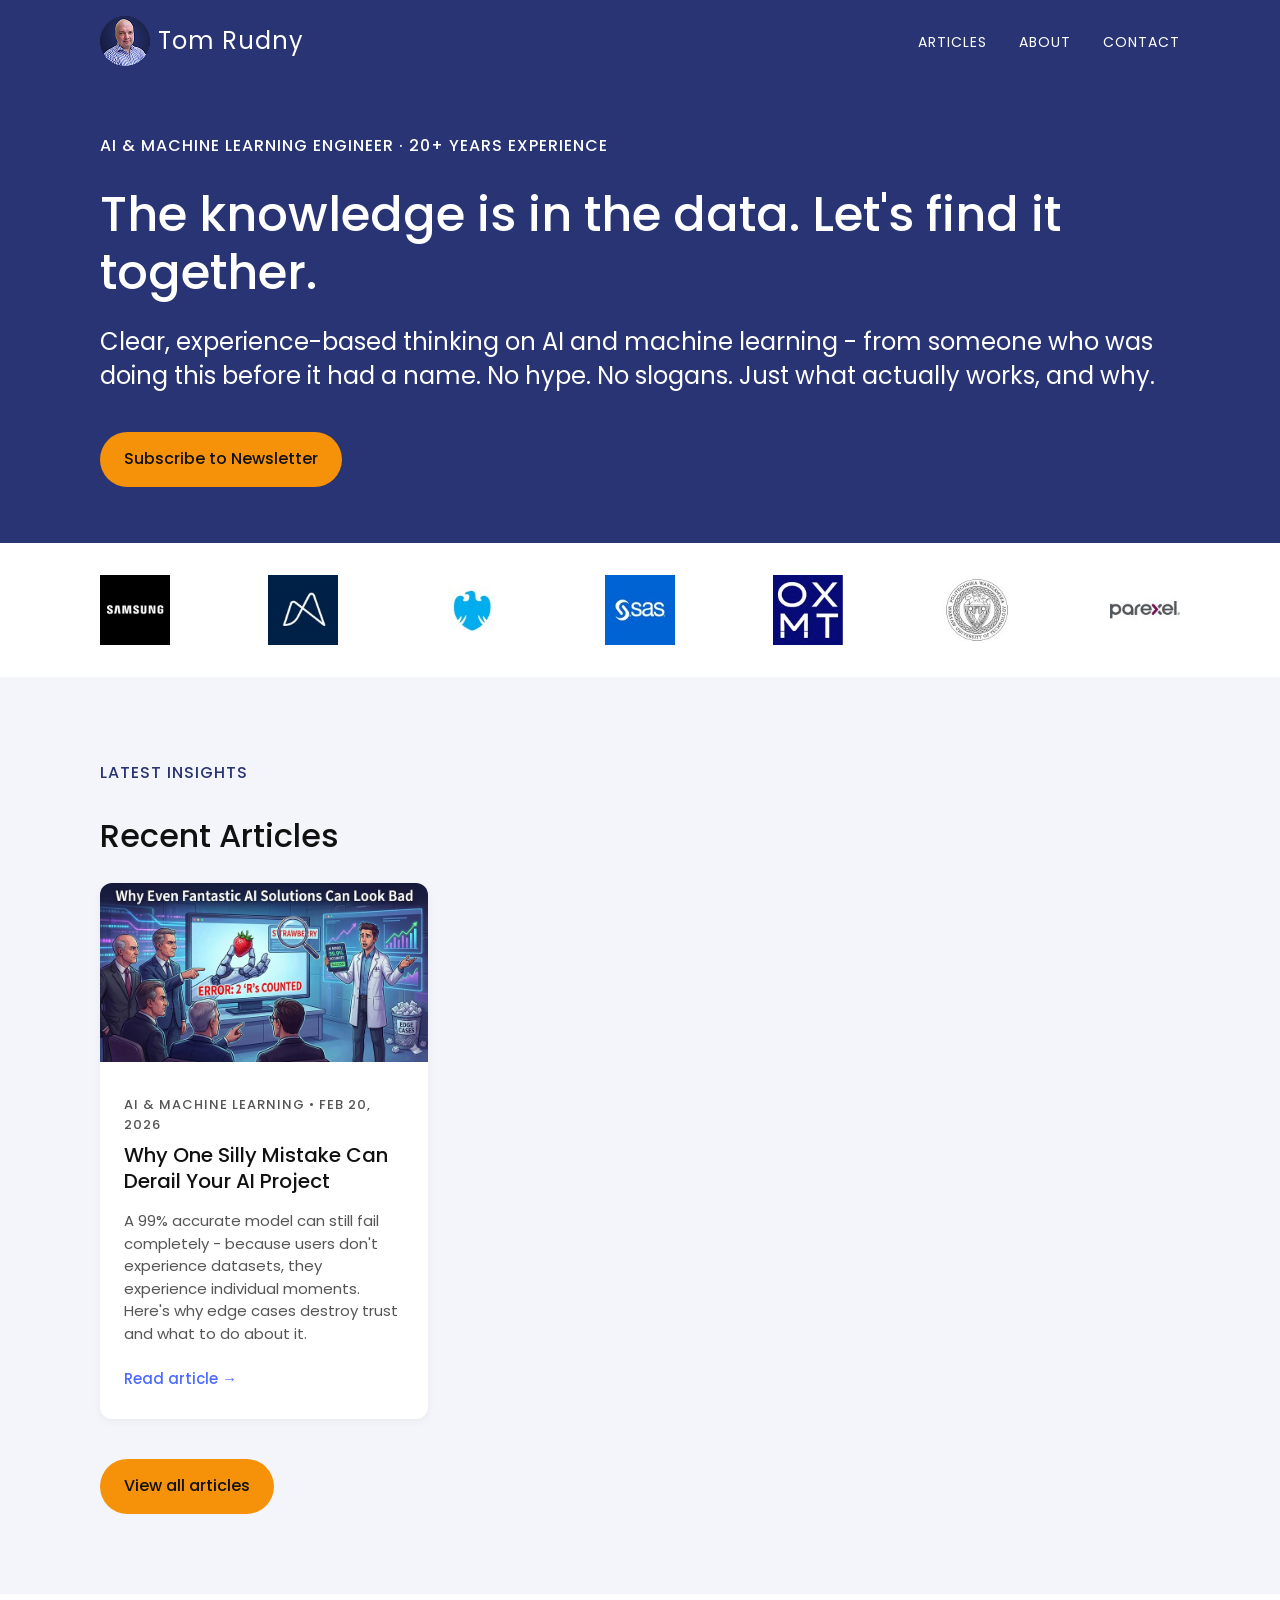
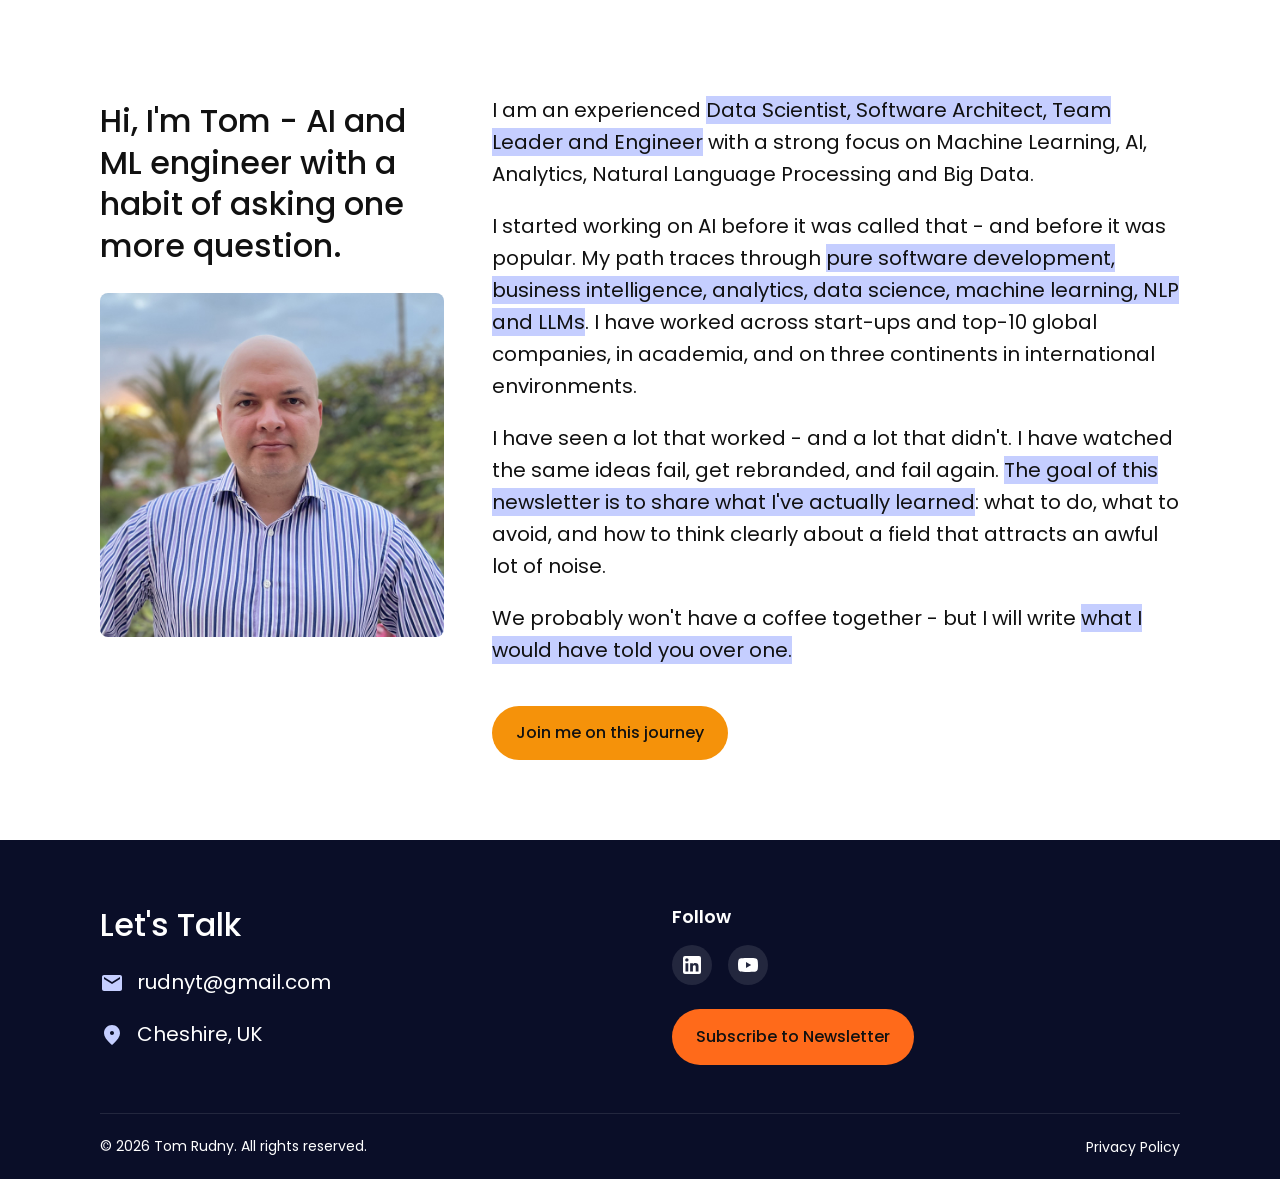
<file: index.html>
<!DOCTYPE html>
<html lang="en">
<head>
  <meta charset="UTF-8" />
  <meta name="viewport" content="width=device-width, initial-scale=1.0" />
  <title>Tom - AI, Machine Learning & Data Science</title>
  <link rel="stylesheet" href="styles.css" />
  <link rel="icon" type="image/png" href="img/krlogo.svg">
  <link
    href="https://fonts.googleapis.com/css2?family=Playfair+Display:wght@600;700&family=Poppins:wght@400;500;600;700&display=swap"
    rel="stylesheet"
  />
</head>

<body id="homepage" data-active-page="">
  <div class="hero">

    <!-- Navigation Placeholder -->
    <div id="nav-placeholder"></div>

  <main>
    <!-- Hero Section -->
    <section class="section">
      <div class="container">
        <p class="case-tag">AI & Machine Learning Engineer · 20+ Years Experience</p>
        <h1>The knowledge is in the data. Let's find it together.</h1>
        <h3>Clear, experience-based thinking on AI and machine learning - from someone who was doing this before it had a name. No hype. No slogans. Just what actually works, and why.</h3>
        <a href="https://tomrudny.substack.com/subscribe" class="cta-primary" target="_blank" rel="noopener noreferrer">Subscribe to Newsletter</a>
      </div>
    </section>
  </main>
</div>

    <!-- Client Logos -->
    <section class="logos">
      <div class="container logo-row">
        <img src="img/samsung_electronics_logo.jpeg" alt="samsung_electronics_logo" />
        <img src="img/mind_foundry_logo.jpeg" alt="mind_foundry_logo.jpeg" />
        <img src="img/barclays_corporate_and_investment_bank_logo.jpeg" alt="barclays_corporate_and_investment_bank_logo" />
        <img src="img/sas_logo.jpeg" alt="sas_logo" />
        <img src="img/ox_mountain_logo.jpeg" alt="ox_mountain_logo" />
        <img src="img/warsaw_university_of_technology_logo.jpeg" alt="warsaw_university_of_technology_logo" />
        <img src="img/parexel_logo.jpeg" alt="parexel_logo" />
      </div>
    </section>

    <!-- Recent Articles -->
    <section class="section bg-light" id="recent-articles">
      <div class="container">
        <p class="case-tag">LATEST INSIGHTS</p>
        <h2>Recent Articles</h2>
        <div class="content-grid" id="homepage-articles-grid">
          <!-- Articles loaded dynamically -->
        </div>
        <div style=" margin-top: 2rem;">
          <a href="articles.html" class="cta-primary">View all articles</a>
        </div>
      </div>
    </section>

    <!-- About Section -->
    <section class="section" id="brand-story">
      <div class="container brand-story">
        <div class="two-col wide">
          <div class="col col-narrow">
            <h2>Hi, I'm Tom - AI and ML engineer with a habit of asking one more question.</h2>
            <img src="img/tir.jpg" alt="Tom" />
          </div>
          <div class="col col-wide">
              <p>I am an experienced <span class="b">Data Scientist, Software Architect, Team Leader and Engineer</span> with a strong focus on Machine Learning, AI, Analytics, Natural Language Processing and Big Data.</p>
              <p>I started working on AI before it was called that - and before it was popular. My path traces through <span class="b">pure software development, business intelligence, analytics, data science, machine learning, NLP and LLMs</span>. I have worked across start-ups and top-10 global companies, in academia, and on three continents in international environments.</p>
              <p>I have seen a lot that worked - and a lot that didn't. I have watched the same ideas fail, get rebranded, and fail again. <span class="b">The goal of this newsletter is to share what I've actually learned</span>: what to do, what to avoid, and how to think clearly about a field that attracts an awful lot of noise.</p>
              <p>We probably won't have a coffee together - but I will write <span class="b">what I would have told you over one.</span></p>
              <a href="https://tomrudny.substack.com/subscribe" class="cta-primary" target="_blank" rel="noopener noreferrer">Join me on this journey</a>
          </div>
        </div>
      </div>
    </section>
  </main>

  <!-- Footer Placeholder -->
  <div id="footer-placeholder"></div>

  <!-- Load shared components script -->
  <script src="shared-components.js"></script>

  <script>
    function toggleMenu() {
      document.querySelector("nav ul").classList.toggle("active");
    }
  </script>

  <script>
    // Recent articles - show up to 3 most recent
    const articles = [
      {
        url: 'articles/why-one-mistake-can-derail-ai-trust.html',
        image: 'img/insights/one-mistake-hero.jpg',
        date: '2026-02-20',
        dateDisplay: 'FEB 20, 2026',
        topic: 'AI & Machine Learning',
        title: 'Why One Silly Mistake Can Derail Your AI Project',
        excerpt: 'A 99% accurate model can still fail completely - because users don\'t experience datasets, they experience individual moments. Here\'s why edge cases destroy trust and what to do about it.'
      }
      // Add new articles here - the 3 most recent will be shown automatically
    ];

    articles.sort((a, b) => new Date(b.date) - new Date(a.date));
    const recentArticles = articles.slice(0, 3);

    function loadHomepageArticles() {
      const grid = document.getElementById('homepage-articles-grid');
      recentArticles.forEach(article => {
        const card = document.createElement('article');
        card.className = 'content-card';
        const isExternal = article.url.startsWith('http://') || article.url.startsWith('https://');
        const targetAttr = isExternal ? ' target="_blank" rel="noopener noreferrer"' : '';
        card.innerHTML = `
          <a href="${article.url}"${targetAttr}>
            <img src="${article.image}" alt="${article.title}">
            <div class="content-card-body">
              <p class="case-tag">${article.topic} • ${article.dateDisplay}</p>
              <h2>${article.title}</h2>
              <p>${article.excerpt}</p>
              <span class="text-link">Read article →</span>
            </div>
          </a>
        `;
        grid.appendChild(card);
      });
    }

    document.addEventListener('DOMContentLoaded', loadHomepageArticles);
  </script>

</body>
</html>
</file>
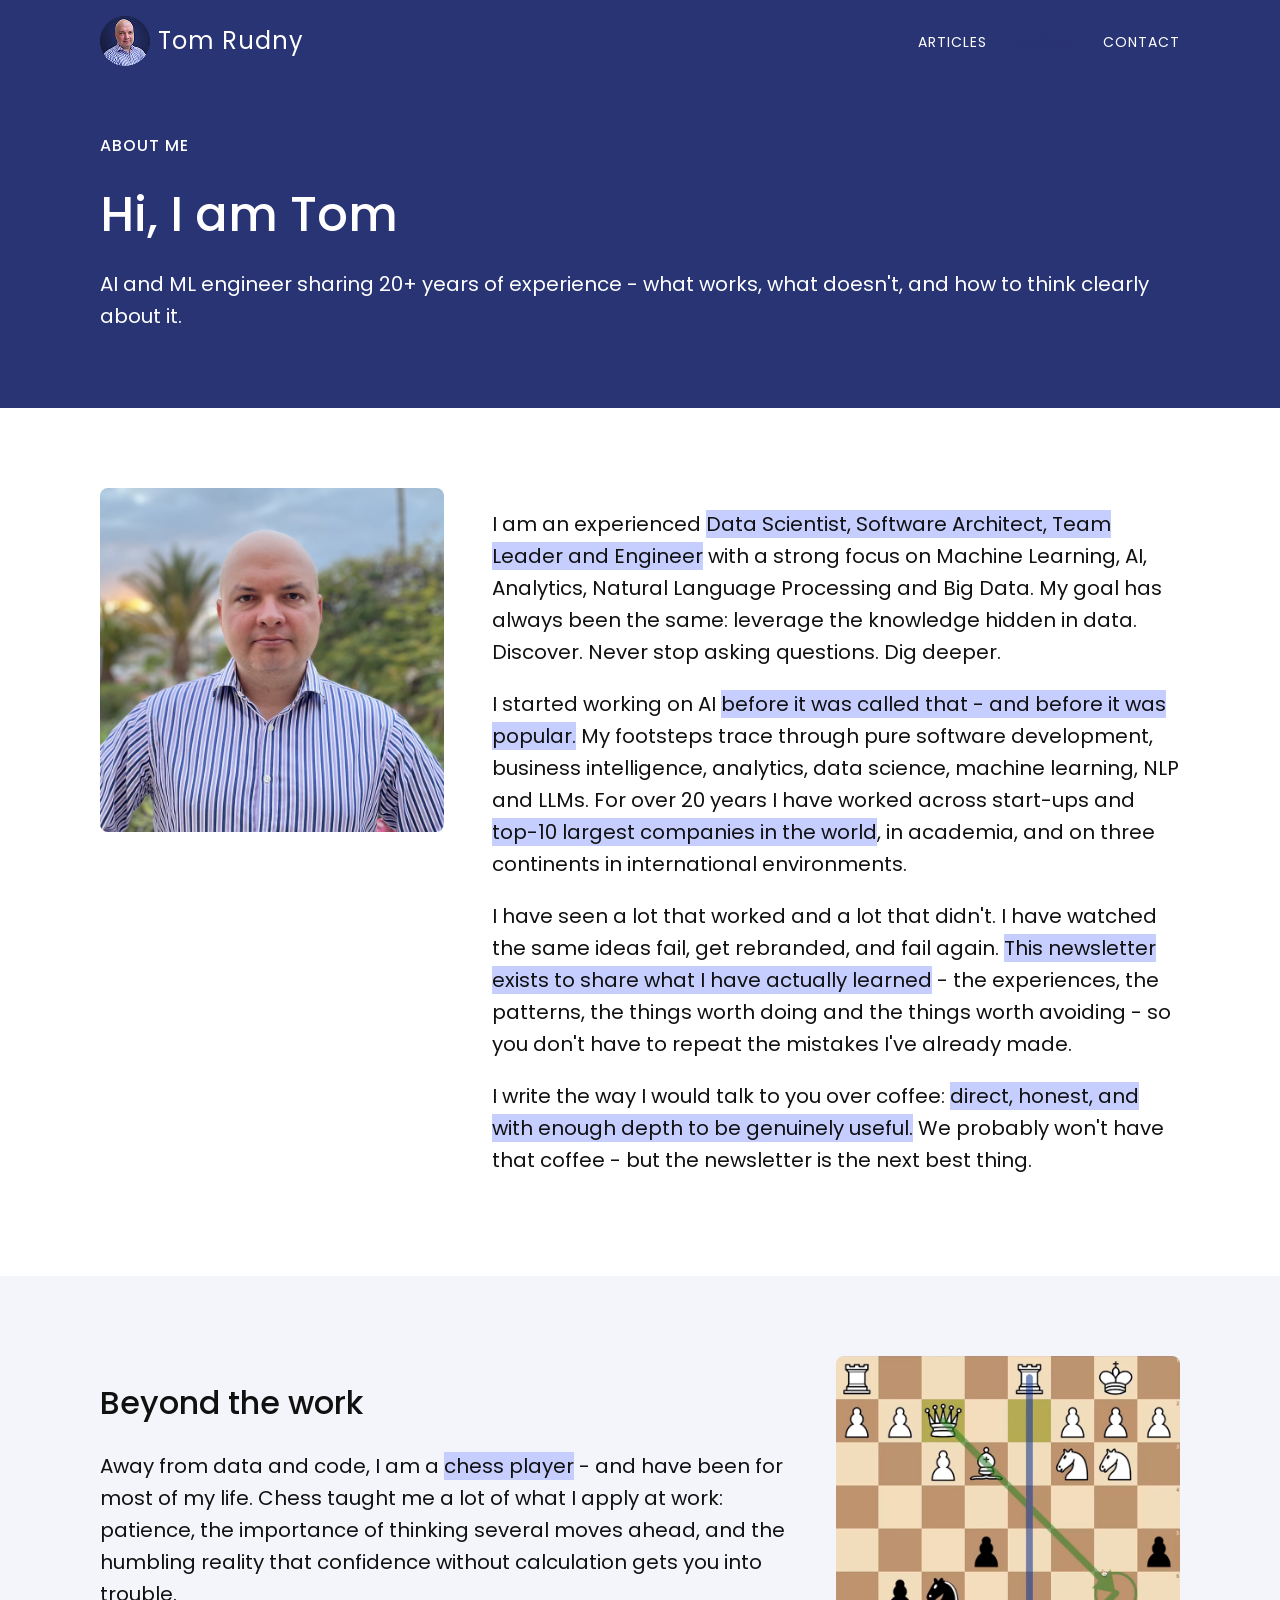
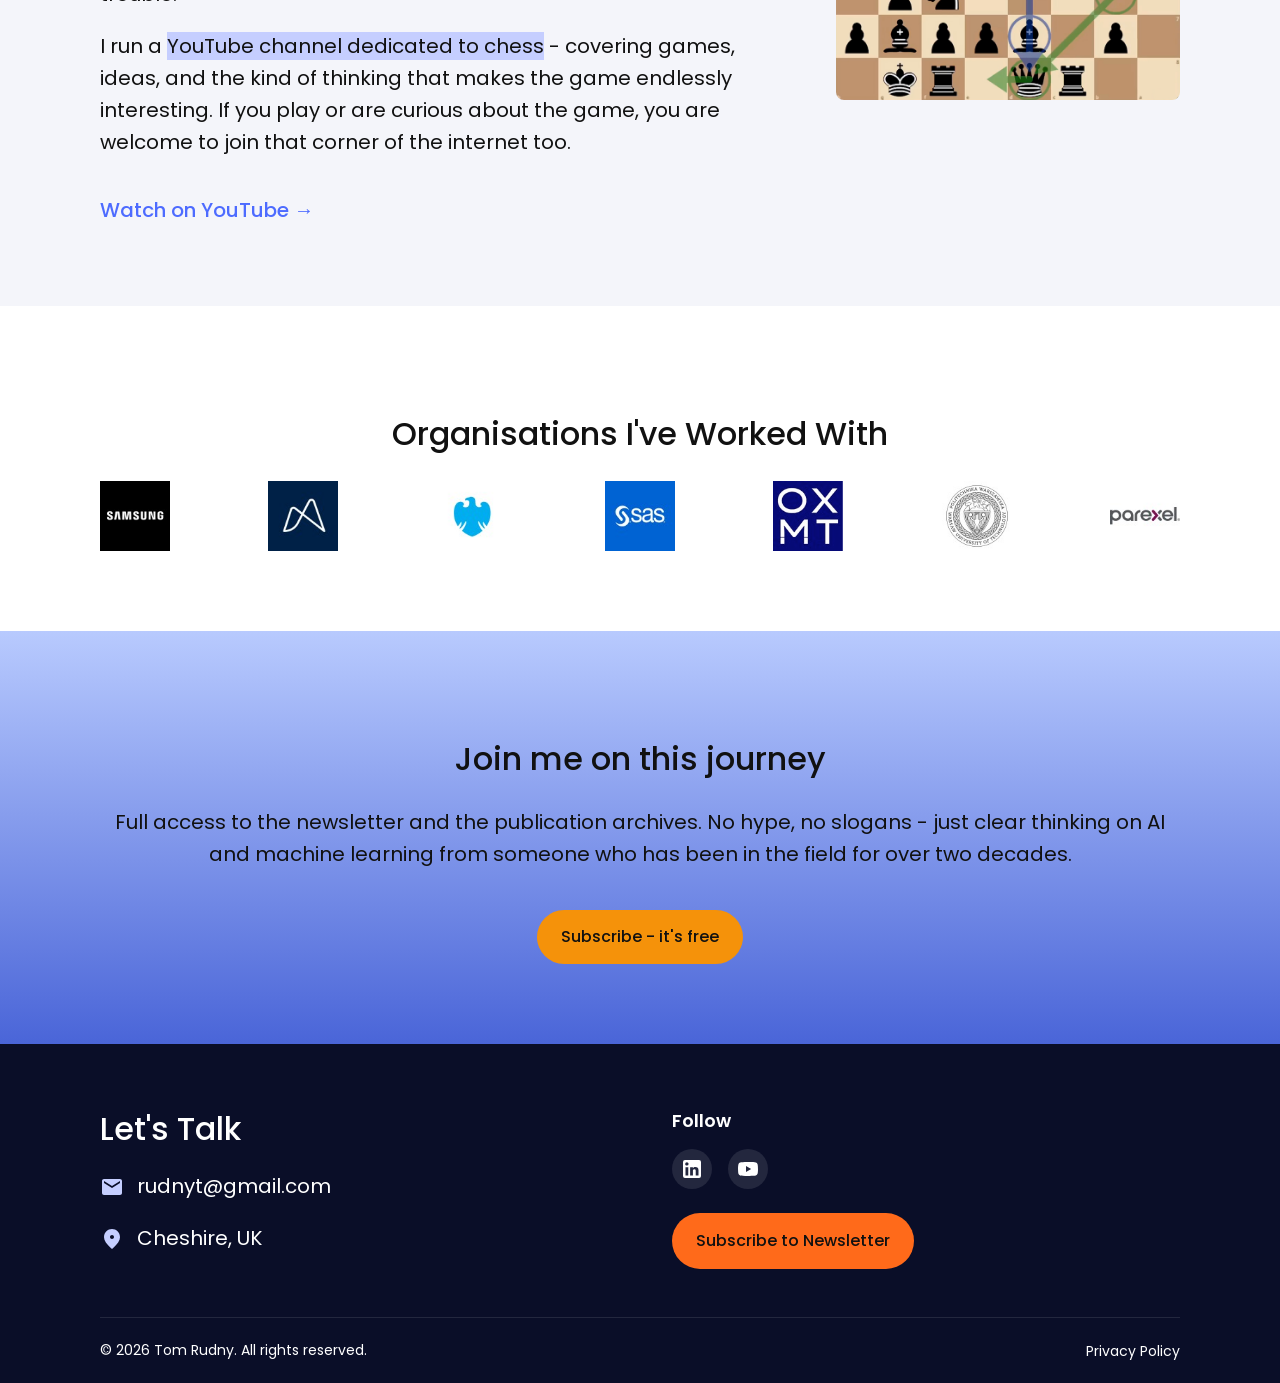
<file: about.html>
<!DOCTYPE html>
<html lang="en">
<head>
  <meta charset="UTF-8" />
  <meta name="viewport" content="width=device-width, initial-scale=1.0" />
  <title>About - Tom</title>
  <link rel="stylesheet" href="styles.css" />
  <link rel="icon" type="image/png" href="img/krlogo.svg">
  <link href="https://fonts.googleapis.com/css2?family=Playfair+Display:wght@600;700&family=Poppins:wght@400;500;600;700&display=swap" rel="stylesheet" />
</head>

<body id="aboutpage" data-active-page="about">
  <div class="hero">

    <!-- Navigation Placeholder -->
    <div id="nav-placeholder"></div>

  <main>
    <!-- Hero Section -->
    <section class="section">
      <div class="container">
        <p class="case-tag">ABOUT ME</p>
        <h1>Hi, I am Tom</h1>
        <p>AI and ML engineer sharing 20+ years of experience - what works, what doesn't, and how to think clearly about it.</p>
      </div>
    </section>
  </main>
</div>

<main>
    <!-- About Content -->
    <section class="section">
      <div class="container brand-story">
        <div class="two-col wide">
          <div class="col col-narrow">
            <img src="img/tir.jpg" alt="Tom" />
          </div>
          <div class="col col-wide">
            <p>I am an experienced <span class="b">Data Scientist, Software Architect, Team Leader and Engineer</span> with a strong focus on Machine Learning, AI, Analytics, Natural Language Processing and Big Data. My goal has always been the same: leverage the knowledge hidden in data. Discover. Never stop asking questions. Dig deeper.</p>
            <p>I started working on AI <span class="b">before it was called that - and before it was popular.</span> My footsteps trace through pure software development, business intelligence, analytics, data science, machine learning, NLP and LLMs. For over 20 years I have worked across start-ups and <span class="b">top-10 largest companies in the world</span>, in academia, and on three continents in international environments.</p>
            <p>I have seen a lot that worked and a lot that didn't. I have watched the same ideas fail, get rebranded, and fail again. <span class="b">This newsletter exists to share what I have actually learned</span> - the experiences, the patterns, the things worth doing and the things worth avoiding - so you don't have to repeat the mistakes I've already made.</p>
            <p>I write the way I would talk to you over coffee: <span class="b">direct, honest, and with enough depth to be genuinely useful.</span> We probably won't have that coffee - but the newsletter is the next best thing.</p>
          </div>
        </div>
      </div>
    </section>

    <!-- Beyond the Work -->
    <section class="section bg-light">
      <div class="container brand-story">
        <div class="two-col wide">
          <div class="col col-wide">
            <h2>Beyond the work</h2>
            <p>Away from data and code, I am a <span class="b">chess player</span> - and have been for most of my life. Chess taught me a lot of what I apply at work: patience, the importance of thinking several moves ahead, and the humbling reality that confidence without calculation gets you into trouble.</p>
            <p>I run a <span class="b">YouTube channel dedicated to chess</span> - covering games, ideas, and the kind of thinking that makes the game endlessly interesting. If you play or are curious about the game, you are welcome to join that corner of the internet too.</p>
            <a href="https://www.youtube.com/@tom-rudny-chess" class="text-link" target="_blank" rel="noopener noreferrer">Watch on YouTube →</a>
          </div>
          <div class="col col-narrow">
            <img src="img/chess.jpg" alt="Tom" />
          </div>
        </div>
      </div>
    </section>

    <!-- Client Logos -->
    <section class="section">
      <div class="container centre">
        <h2>Organisations I've Worked With</h2>
      </div>
      <div class="container logo-row">
        <img src="img/samsung_electronics_logo.jpeg" alt="samsung_electronics_logo" />
        <img src="img/mind_foundry_logo.jpeg" alt="mind_foundry_logo.jpeg" />
        <img src="img/barclays_corporate_and_investment_bank_logo.jpeg" alt="barclays_corporate_and_investment_bank_logo" />
        <img src="img/sas_logo.jpeg" alt="sas_logo" />
        <img src="img/ox_mountain_logo.jpeg" alt="ox_mountain_logo" />
        <img src="img/warsaw_university_of_technology_logo.jpeg" alt="warsaw_university_of_technology_logo" />
        <img src="img/parexel_logo.jpeg" alt="parexel_logo" />
      </div>
    </section>

    <!-- CTA -->
    <section class="section bg-vivid-gradient">
      <div class="container centre">
        <h2>Join me on this journey</h2>
        <p>Full access to the newsletter and the publication archives. No hype, no slogans - just clear thinking on AI and machine learning from someone who has been in the field for over two decades.</p>
        <a href="https://tomrudny.substack.com/subscribe" class="cta-primary" target="_blank" rel="noopener noreferrer">Subscribe - it's free</a>
      </div>
    </section>

  </main>

  <!-- Footer Placeholder -->
  <div id="footer-placeholder"></div>

  <!-- Load shared components script -->
  <script src="shared-components.js"></script>

  <script> 
    function toggleMenu() {
      document.querySelector("nav ul").classList.toggle("active");
    }
  </script>

</body>
</html>
</file>
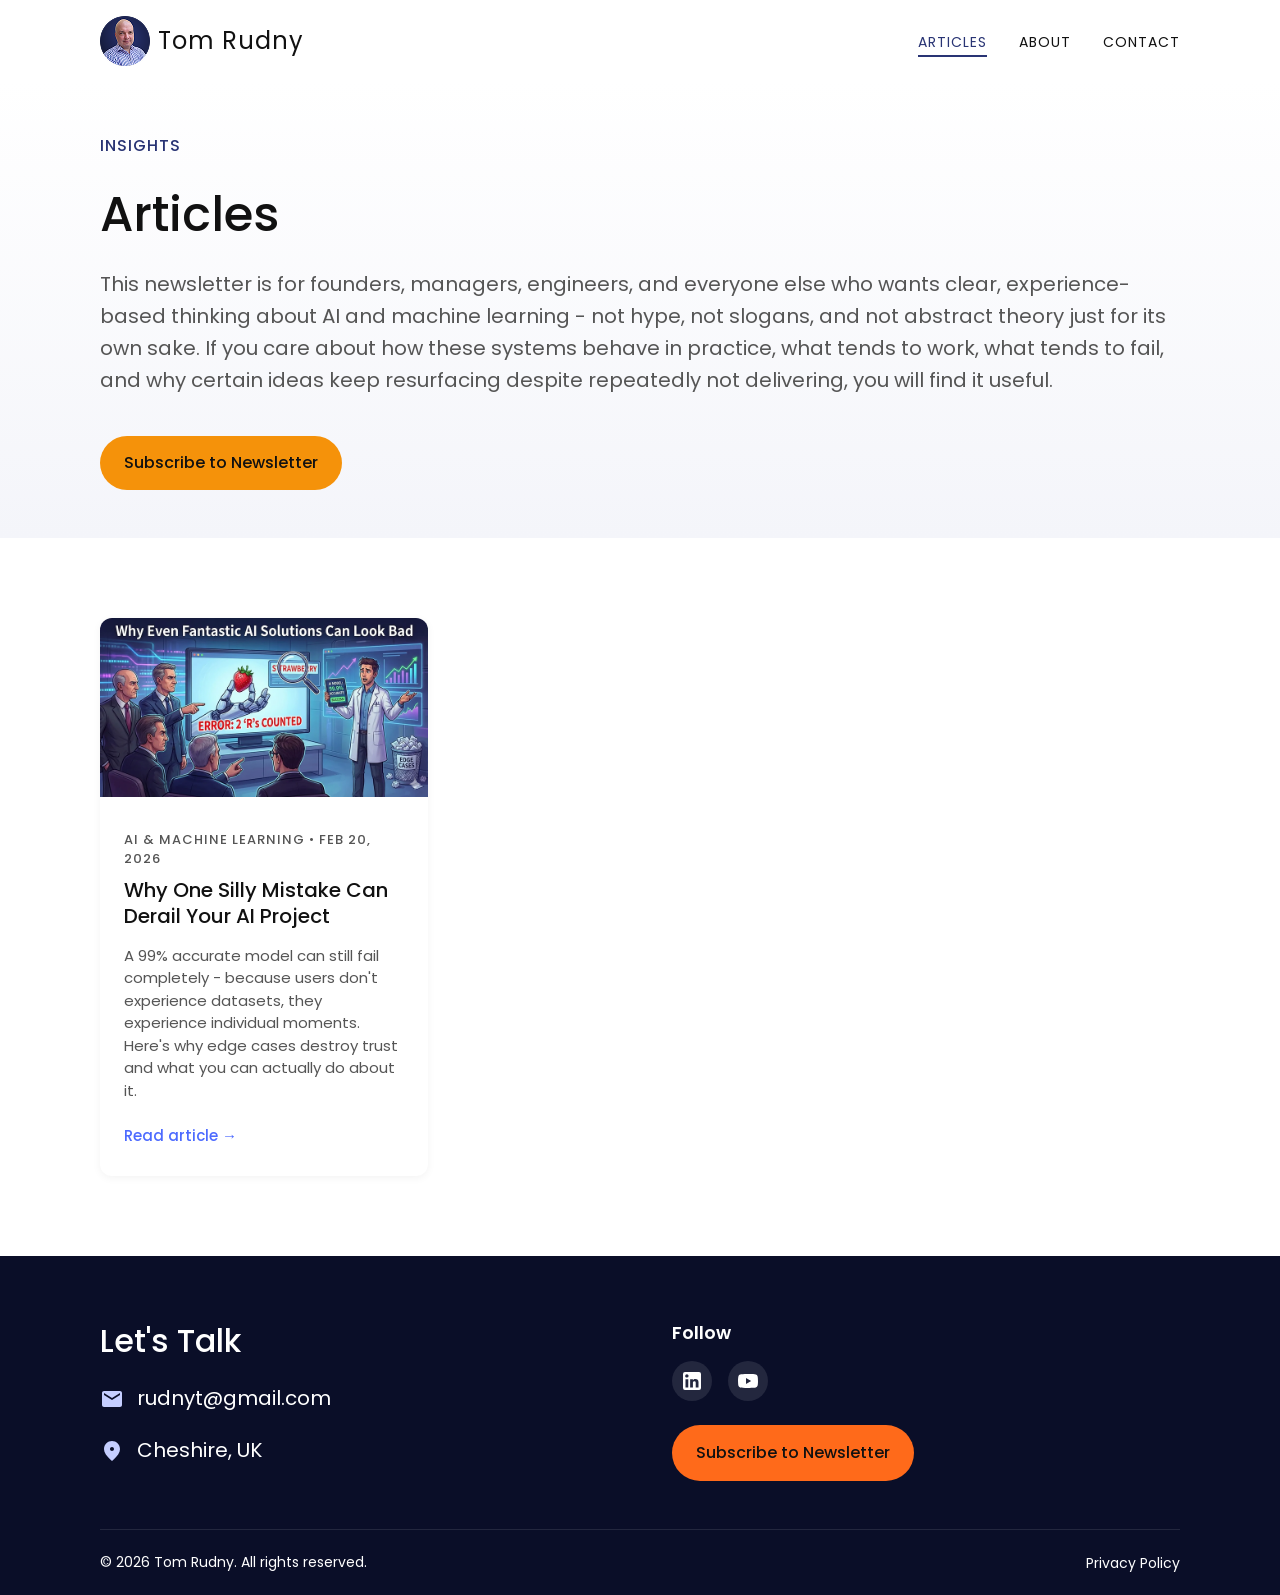
<file: articles.html>
<!DOCTYPE html>
<html lang="en">
<head>
  <meta charset="UTF-8" />
  <meta name="viewport" content="width=device-width, initial-scale=1.0" />
  <title>Articles</title>
  <link rel="stylesheet" href="styles.css" />
  <link rel="icon" type="image/png" href="img/krlogo.svg">
  <link href="https://fonts.googleapis.com/css2?family=Playfair+Display:wght@600;700&family=Poppins:wght@400;500;600;700&display=swap" rel="stylesheet" />
  <!-- Clarity -->
  <script type="text/javascript">
      (function(c,l,a,r,i,t,y){
          c[a]=c[a]||function(){(c[a].q=c[a].q||[]).push(arguments)};
          t=l.createElement(r);t.async=1;t.src="https://www.clarity.ms/tag/"+i;
          y=l.getElementsByTagName(r)[0];y.parentNode.insertBefore(t,y);
      })(window, document, "clarity", "script", "uneavc3y4i");
  </script>
  <!-- Google tag (gtag.js) -->
  <script async src="https://www.googletagmanager.com/gtag/js?id=G-BST1TNHSHC"></script>
  <script>
    window.dataLayer = window.dataLayer || [];
    function gtag(){dataLayer.push(arguments);}
    gtag('js', new Date());

    gtag('config', 'G-BST1TNHSHC');
  </script>
</head>

<body data-active-page="articles">
  
  <!-- Navigation Placeholder -->
  <div id="nav-placeholder"></div>

  <main>
    <!-- Hero Section -->
    <section class="section hero bg-light-gradient">
      <div class="container">
        <p class="case-tag">INSIGHTS</p>
        <h1 class="hero-title">Articles</h1>
        <p class="hero-sub">This newsletter is for founders, managers, engineers, and everyone else who wants clear, experience-based thinking about AI and machine learning - not hype, not slogans, and not abstract theory just for its own sake. If you care about how these systems behave in practice, what tends to work, what tends to fail, and why certain ideas keep resurfacing despite repeatedly not delivering, you will find it useful.</p>
        <a href="https://tomrudny.substack.com/subscribe" class="cta-primary" target="_blank" rel="noopener noreferrer">Subscribe to Newsletter</a>
      </div>
    </section>

    <!-- Articles Grid -->
    <section class="section">
      <div class="container">
        <div class="content-grid" id="articles-grid">
          <!-- Articles will be dynamically loaded here -->
        </div>
      </div>
    </section>

  </main>

  <!-- Footer Placeholder -->
  <div id="footer-placeholder"></div>

  <!-- Load shared components script -->
  <script src="shared-components.js"></script>

  <script>
    // Article metadata - add new articles here
    const articles = [
      {
        url: 'articles/why-one-mistake-can-derail-ai-trust.html',
        image: 'img/insights/one-mistake-hero.jpg',
        date: '2026-02-20',
        dateDisplay: 'FEB 20, 2026',
        topic: 'AI & Machine Learning',
        title: 'Why One Silly Mistake Can Derail Your AI Project',
        excerpt: 'A 99% accurate model can still fail completely - because users don\'t experience datasets, they experience individual moments. Here\'s why edge cases destroy trust and what you can actually do about it.'
      }
    ];

    // Sort articles by date (most recent first)
    articles.sort((a, b) => new Date(b.date) - new Date(a.date));

    // Generate article cards
    function loadArticles() {
      const grid = document.getElementById('articles-grid');
      
      articles.forEach(article => {
        const card = document.createElement('article');
        card.className = 'content-card';
        
        // Check if link is external
        const isExternal = article.url.startsWith('http://') || article.url.startsWith('https://');
        const targetAttr = isExternal ? ' target="_blank" rel="noopener noreferrer"' : '';
        
        card.innerHTML = `
          <a href="${article.url}"${targetAttr}>
            <img src="${article.image}" alt="${article.title}">
            <div class="content-card-body">
              <p class="case-tag">${article.topic} • ${article.dateDisplay}</p>
              <h2>${article.title}</h2>
              <p>${article.excerpt}</p>
              <span class="text-link">Read article →</span>
            </div>
          </a>
        `;
        grid.appendChild(card);
      });
    }

    // Load articles when DOM is ready
    document.addEventListener('DOMContentLoaded', loadArticles);

    function toggleMenu() {
      document.querySelector("nav ul").classList.toggle("active");
    }
  </script>

</body>
</html>
</file>
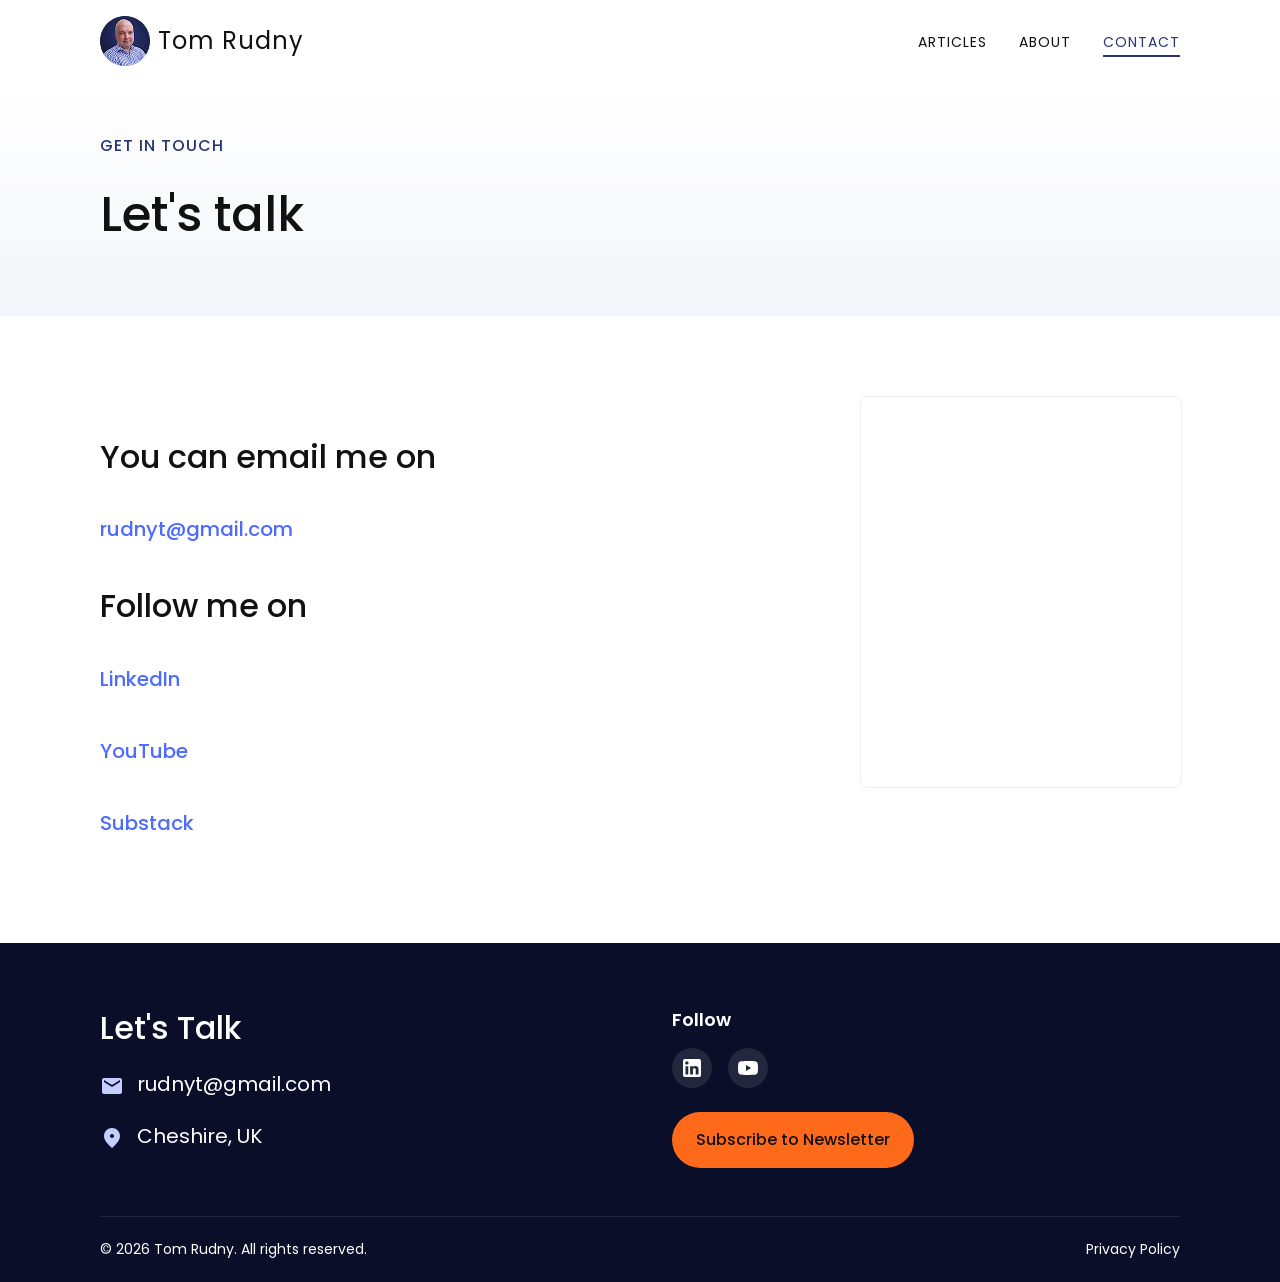
<file: contact.html>
<!DOCTYPE html>
<html lang="en">
<head>
  <meta charset="UTF-8" />
  <meta name="viewport" content="width=device-width, initial-scale=1.0" />
  <title>Contact - Tom Rudny</title>
  <link rel="stylesheet" href="styles.css" />
  <link rel="icon" type="image/png" href="img/krlogo.svg">
  <link href="https://fonts.googleapis.com/css2?family=Playfair+Display:wght@600;700&family=Poppins:wght@400;500;600;700&display=swap" rel="stylesheet" />
</head>

<body data-active-page="contact">
  
  <!-- Navigation Placeholder -->
  <div id="nav-placeholder"></div>

  <main>
    <!-- Hero Section -->
    <section class="section hero bg-light-gradient">
      <div class="container">
        <p class="case-tag">GET IN TOUCH</p>
        <h1 class="hero-title">Let's talk</h1>
        <!-- <p class="hero-sub">Available for contract work. Let's discuss how design can help your business grow with confidence.</p> -->
      </div>
    </section>

    <!-- Article Content -->
    <section class="section">
      <div class="container article-layout">

    <!-- Main Content Column -->
        <article class="article-main">         
          <h2>You can email me on</h2>
          <p><a href="mailto:rudnyt@gmail.com" class="text-link">rudnyt@gmail.com</a></p>
          <h2>Follow me on</h2>
          <p><a href="https://www.linkedin.com/in/tomaszrudny/" class="text-link" target="_blank">LinkedIn</a></p>
          <p><a href="https://www.youtube.com/@tom-rudny-chess" class="text-link" target="_blank">YouTube</a></p>
          <p><a href="https://tomrudny.substack.com/" class="text-link" target="_blank">Substack</a></p>
        </article>

        <!-- Sidebar -->
        <aside class="article-sidebar">

          <!-- Newsletter Subscription -->
          <div class="newsletter-subscription">
            <iframe src="https://tomrudny.substack.com/embed" width="100%" height="390" style="border:1px solid #EEE; background:white; border-radius: 8px;" frameborder="0" scrolling="no"></iframe>
          </div>        
        </aside>

    

  </main>

  <!-- Footer Placeholder -->
  <div id="footer-placeholder"></div>

  <!-- Load shared components script -->
  <script src="shared-components.js"></script>

  <!-- Load contact form and navigation toggle -->
  <script src="contact-form-merged.js"></script>

</body>
</html>
</file>
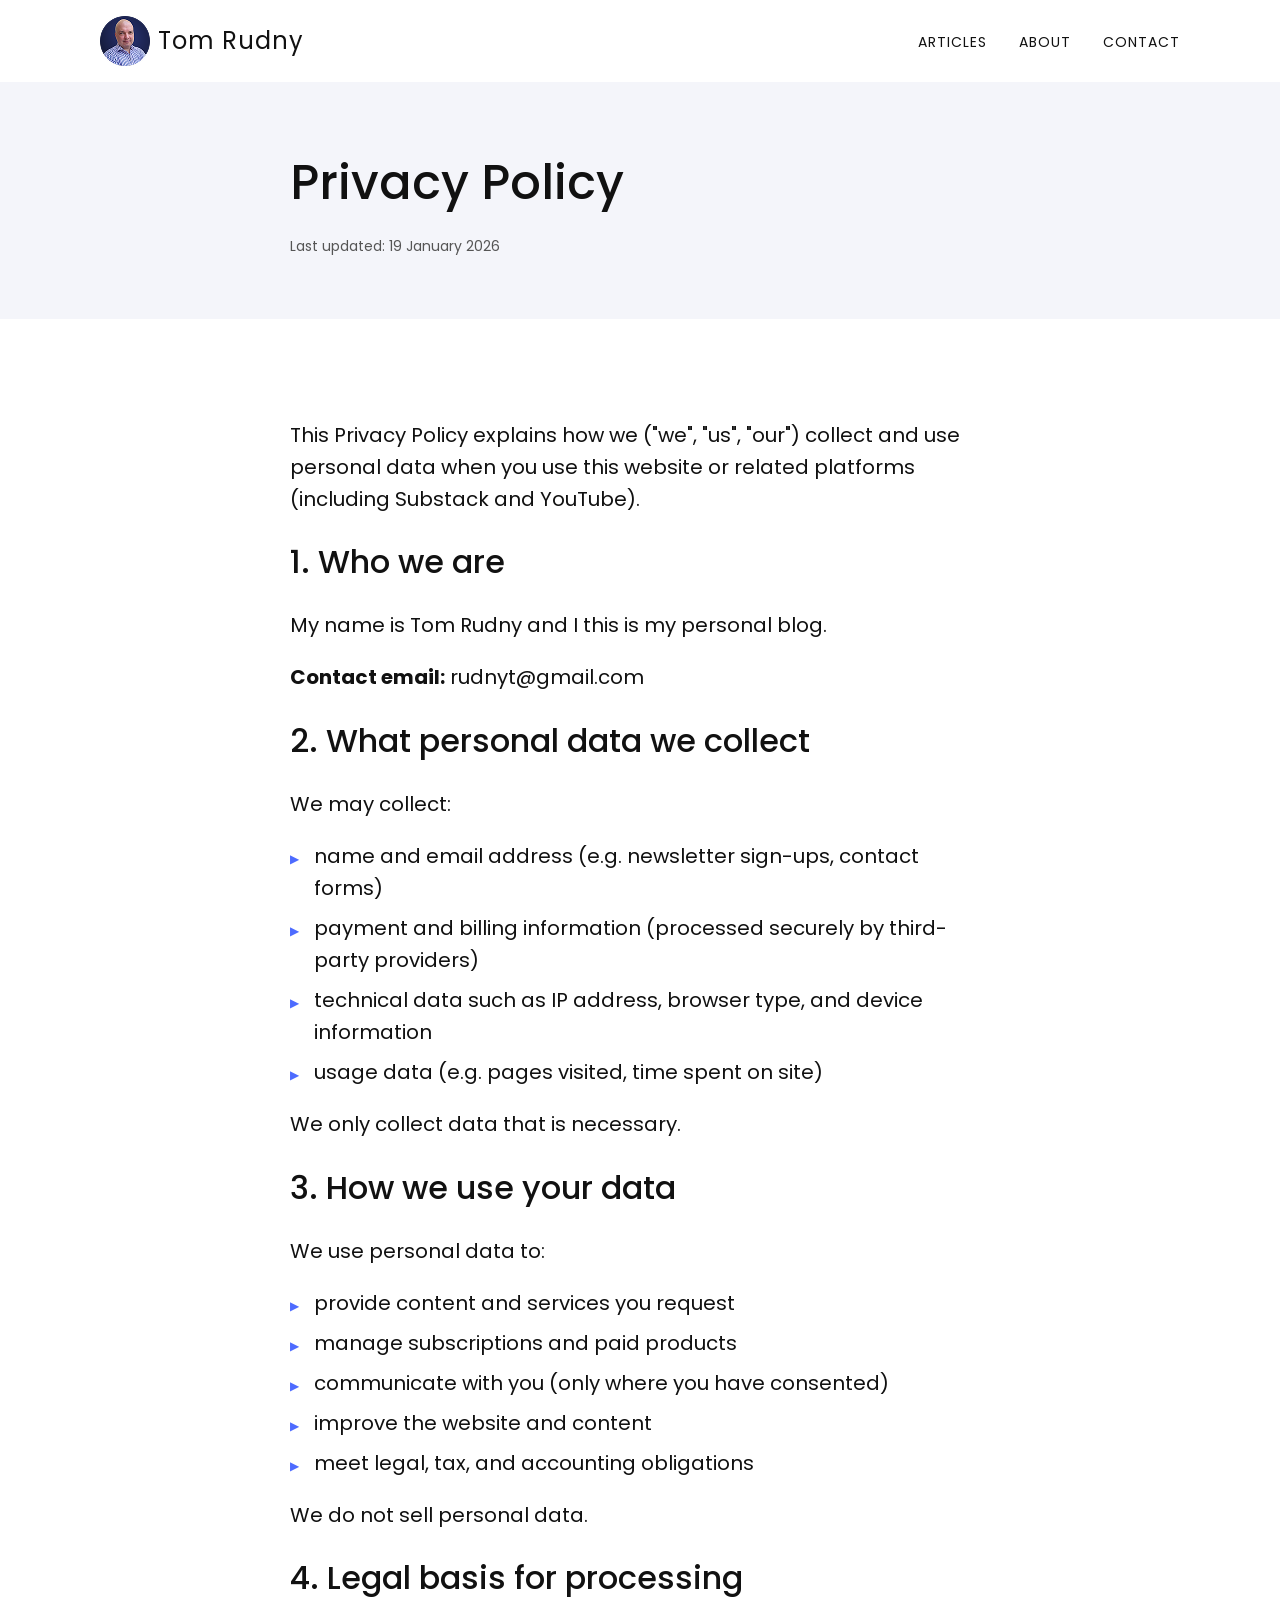
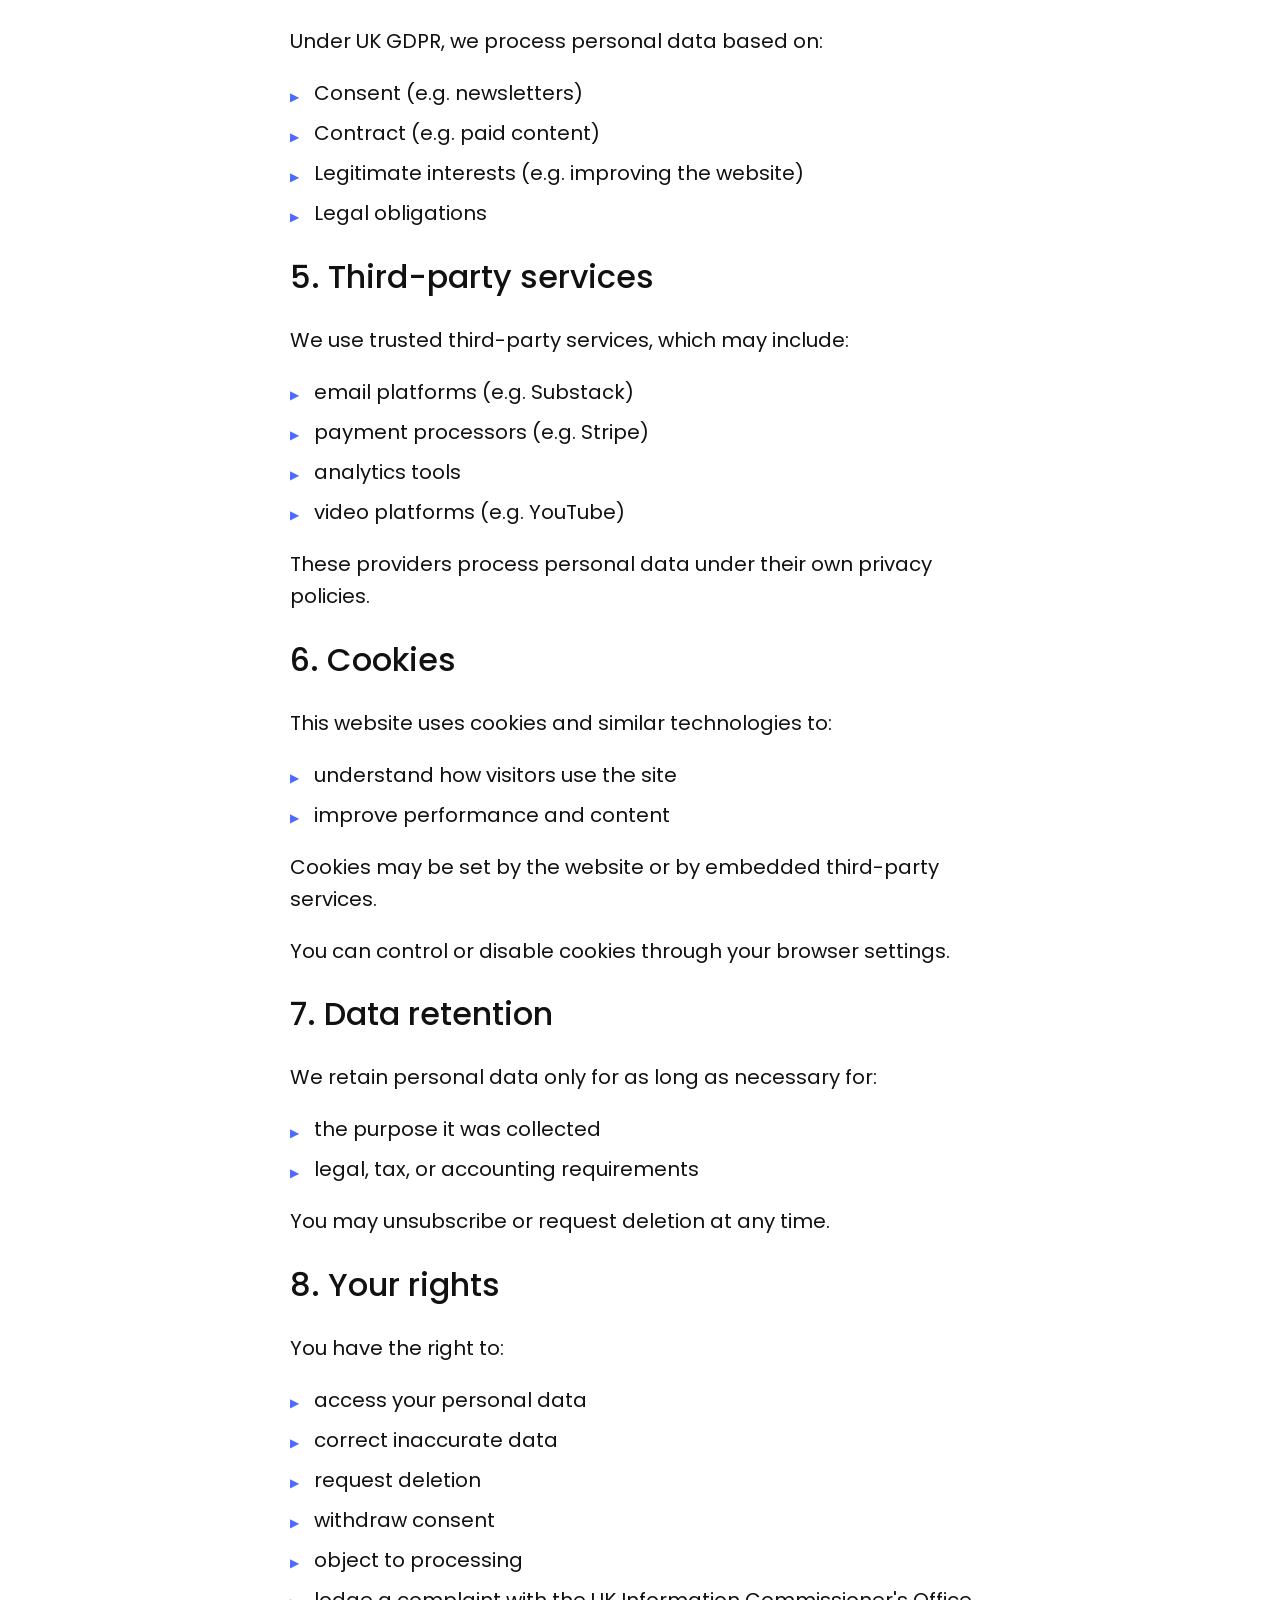
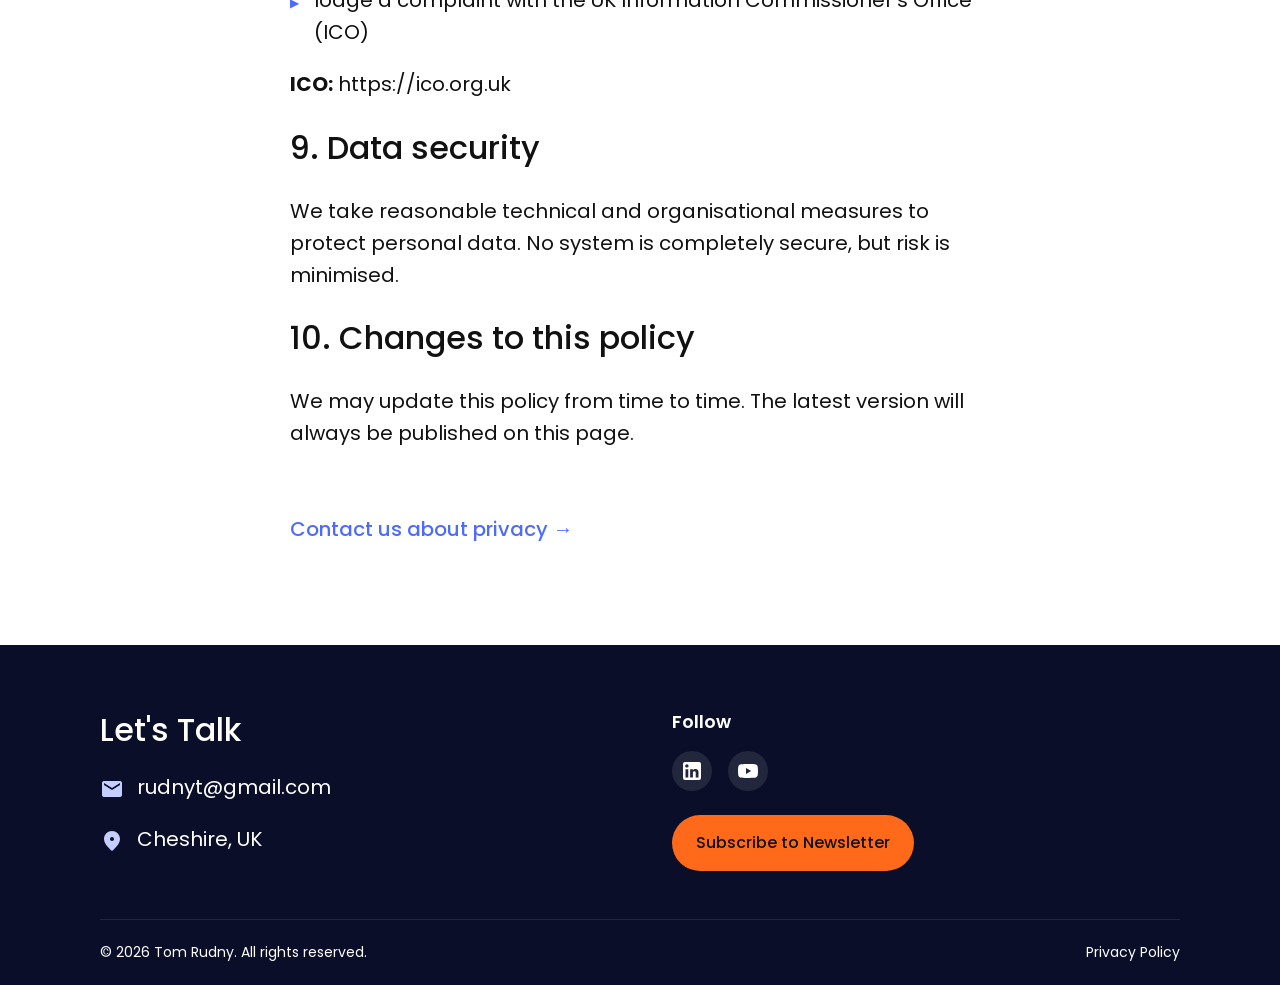
<file: privacy-policy.html>
<!DOCTYPE html>
<html lang="en">
<head>
  <meta charset="UTF-8" />
  <meta name="viewport" content="width=device-width, initial-scale=1.0" />
  <title>Privacy Policy - Klaudia Rudna</title>
  <link rel="stylesheet" href="styles.css" />
  <link rel="icon" type="image/png" href="img/krlogo.svg">
  <link href="https://fonts.googleapis.com/css2?family=Playfair+Display:wght@600;700&family=Poppins:wght@400;500;600;700&display=swap" rel="stylesheet" />
</head>

<body>
  
  <!-- Navigation Placeholder -->
  <div id="nav-placeholder"></div>

  <main>
    <!-- Hero Section -->
    <section class="section bg-light hero">
      <div class="container narrow">
        <h1>Privacy Policy</h1>
        <p class="small txt-secondary">Last updated: 19 January 2026</p>
      </div>
    </section>

    <!-- Privacy Policy Content -->
    <section class="section">
      <div class="container narrow">
        <p>This Privacy Policy explains how we ("we", "us", "our") collect and use personal data when you use this website or related platforms (including Substack and YouTube).</p>
        <h2>1. Who we are</h2>
        <p>My name is Tom Rudny and I this is my personal blog.</p>
        <strong>Contact email:</strong> <a href="mailto:rudnyt@gmail.com">rudnyt@gmail.com</a></p>

        <h2>2. What personal data we collect</h2>
        <p>We may collect:</p>
        <ul class="bullets">
          <li>name and email address (e.g. newsletter sign-ups, contact forms)</li>
          <li>payment and billing information (processed securely by third-party providers)</li>
          <li>technical data such as IP address, browser type, and device information</li>
          <li>usage data (e.g. pages visited, time spent on site)</li>
        </ul>
        <p>We only collect data that is necessary.</p>

        <h2>3. How we use your data</h2>
        <p>We use personal data to:</p>
        <ul class="bullets">
          <li>provide content and services you request</li>
          <li>manage subscriptions and paid products</li>
          <li>communicate with you (only where you have consented)</li>
          <li>improve the website and content</li>
          <li>meet legal, tax, and accounting obligations</li>
        </ul>
        <p>We do not sell personal data.</p>

        <h2>4. Legal basis for processing</h2>
        <p>Under UK GDPR, we process personal data based on:</p>
        <ul class="bullets">
          <li>Consent (e.g. newsletters)</li>
          <li>Contract (e.g. paid content)</li>
          <li>Legitimate interests (e.g. improving the website)</li>
          <li>Legal obligations</li>
        </ul>

        <h2>5. Third-party services</h2>
        <p>We use trusted third-party services, which may include:</p>
        <ul class="bullets">
          <li>email platforms (e.g. Substack)</li>
          <li>payment processors (e.g. Stripe)</li>
          <li>analytics tools</li>
          <li>video platforms (e.g. YouTube)</li>
        </ul>
        <p>These providers process personal data under their own privacy policies.</p>

        <h2>6. Cookies</h2>
        <p>This website uses cookies and similar technologies to:</p>
        <ul class="bullets">
          <li>understand how visitors use the site</li>
          <li>improve performance and content</li>
        </ul>
        <p>Cookies may be set by the website or by embedded third-party services.</p>
        <p>You can control or disable cookies through your browser settings.</p>

        <h2>7. Data retention</h2>
        <p>We retain personal data only for as long as necessary for:</p>
        <ul class="bullets">
          <li>the purpose it was collected</li>
          <li>legal, tax, or accounting requirements</li>
        </ul>
        <p>You may unsubscribe or request deletion at any time.</p>

        <h2>8. Your rights</h2>
        <p>You have the right to:</p>
        <ul class="bullets">
          <li>access your personal data</li>
          <li>correct inaccurate data</li>
          <li>request deletion</li>
          <li>withdraw consent</li>
          <li>object to processing</li>
          <li>lodge a complaint with the UK Information Commissioner's Office (ICO)</li>
        </ul>
        <p><strong>ICO:</strong> <a href="https://ico.org.uk" target="_blank" rel="noopener noreferrer">https://ico.org.uk</a></p>

        <h2>9. Data security</h2>
        <p>We take reasonable technical and organisational measures to protect personal data. No system is completely secure, but risk is minimised.</p>

        <h2>10. Changes to this policy</h2>
        <p>We may update this policy from time to time. The latest version will always be published on this page.</p>

        <div class="subsection">
          <p><a href="contact.html" class="text-link">Contact us about privacy →</a></p>
        </div>

      </div>
    </section>

  </main>

  <!-- Footer Placeholder -->
  <div id="footer-placeholder"></div>

  <!-- Load shared components script -->
  <script src="shared-components.js"></script>

  <script> 
    function toggleMenu() {
      document.querySelector("nav ul").classList.toggle("active");
    }
  </script>

</body>
</html>
</file>
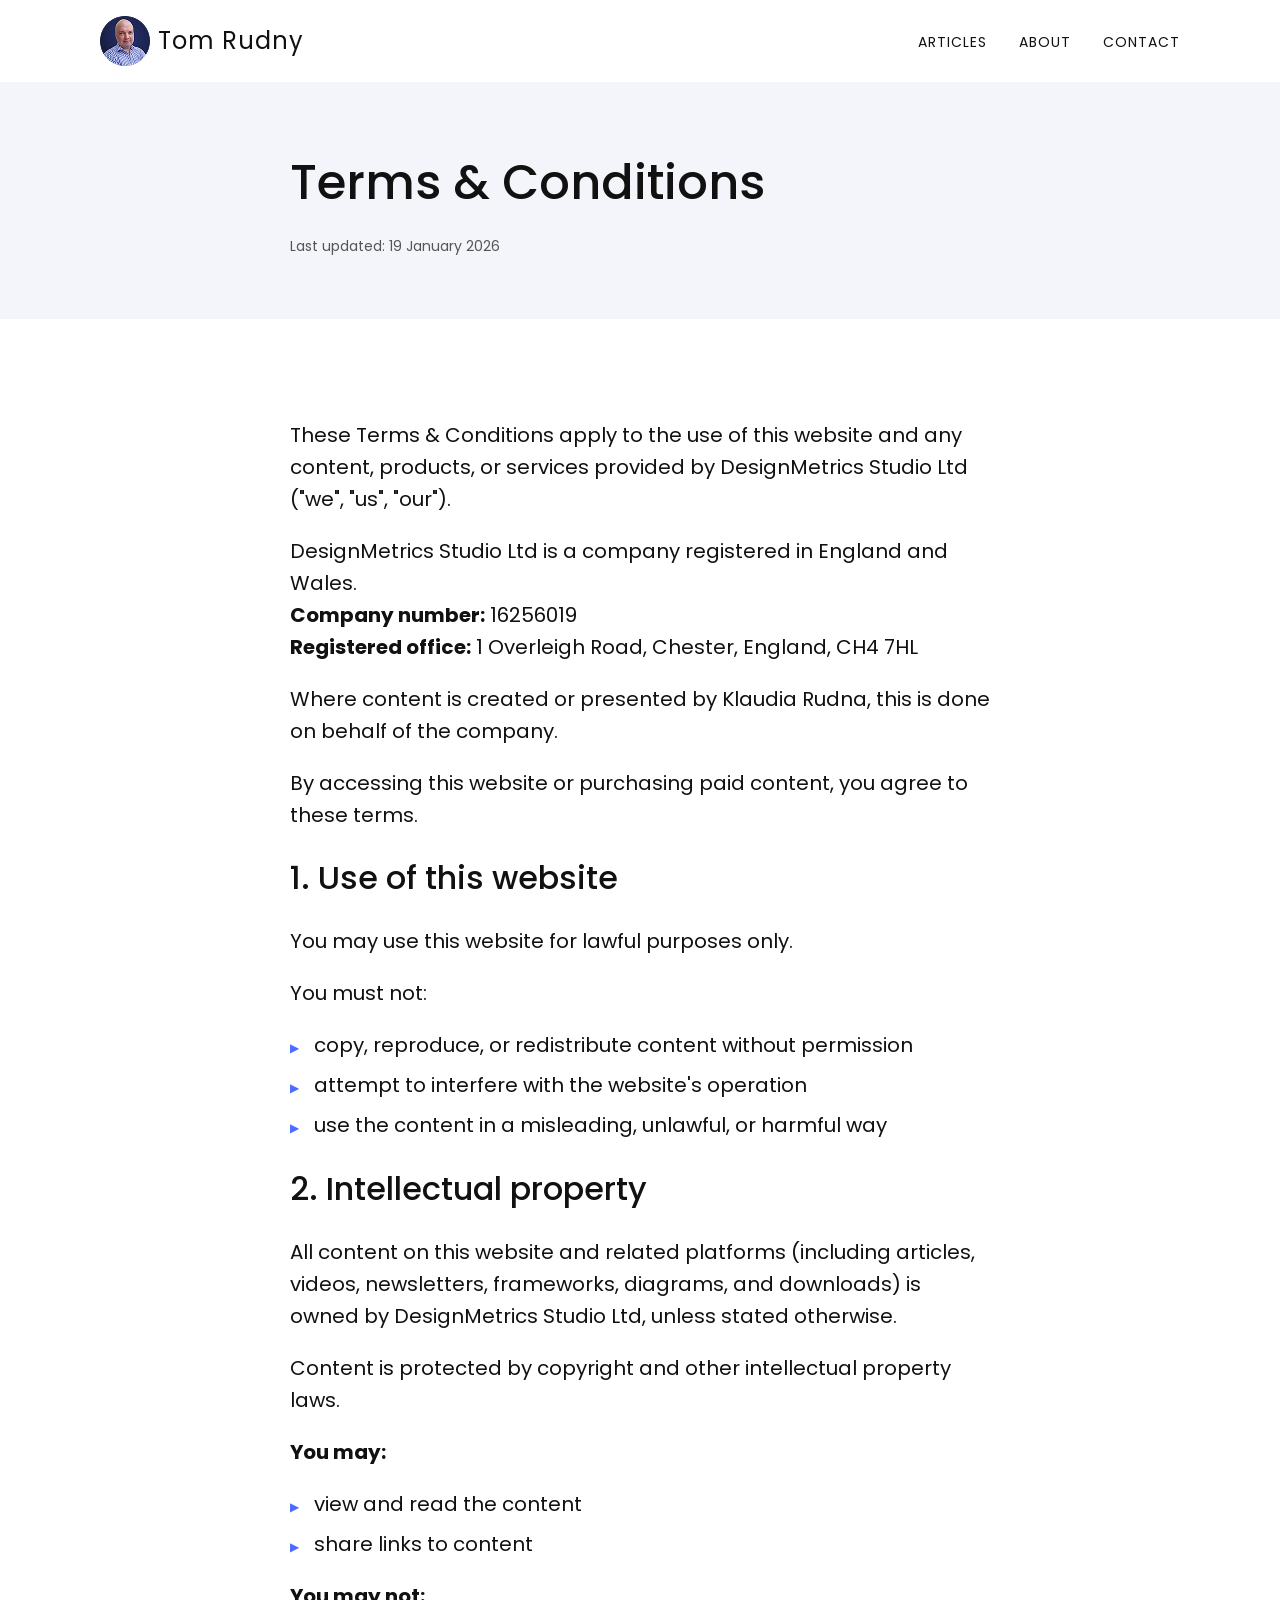
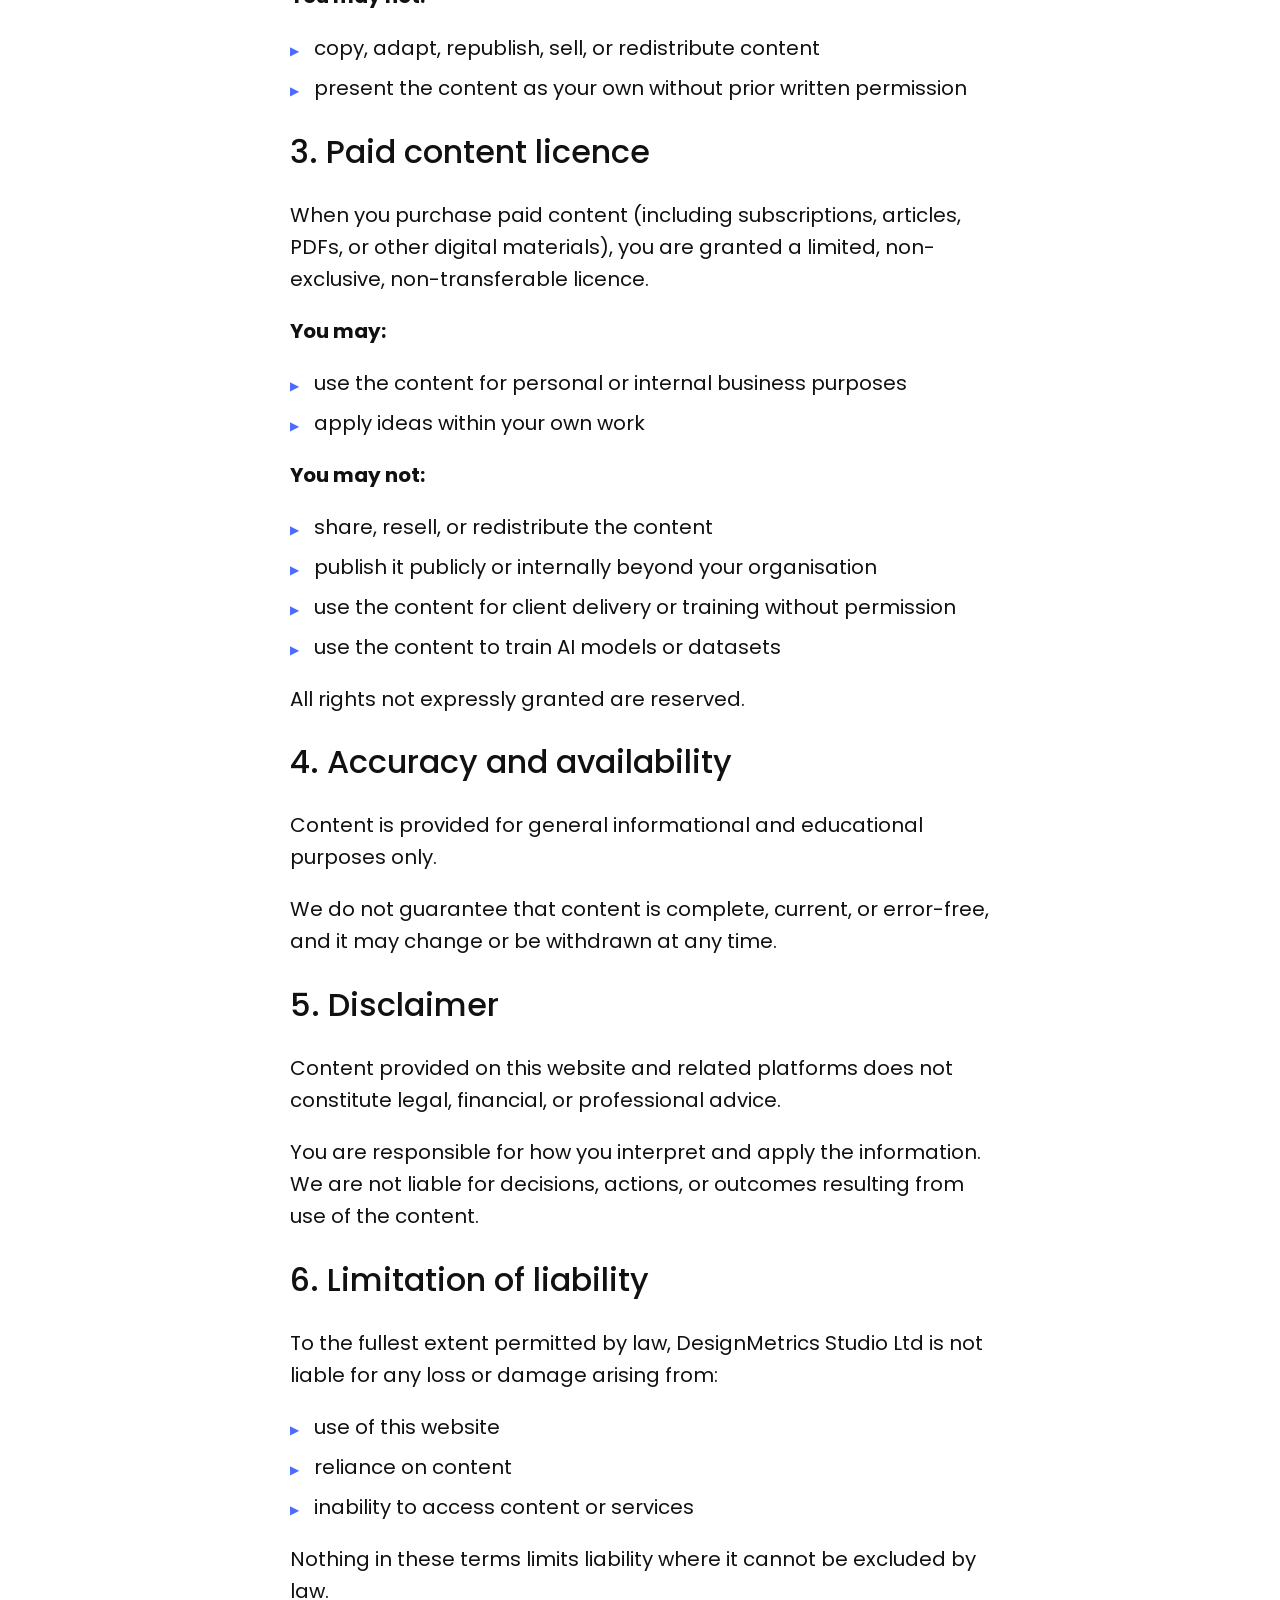
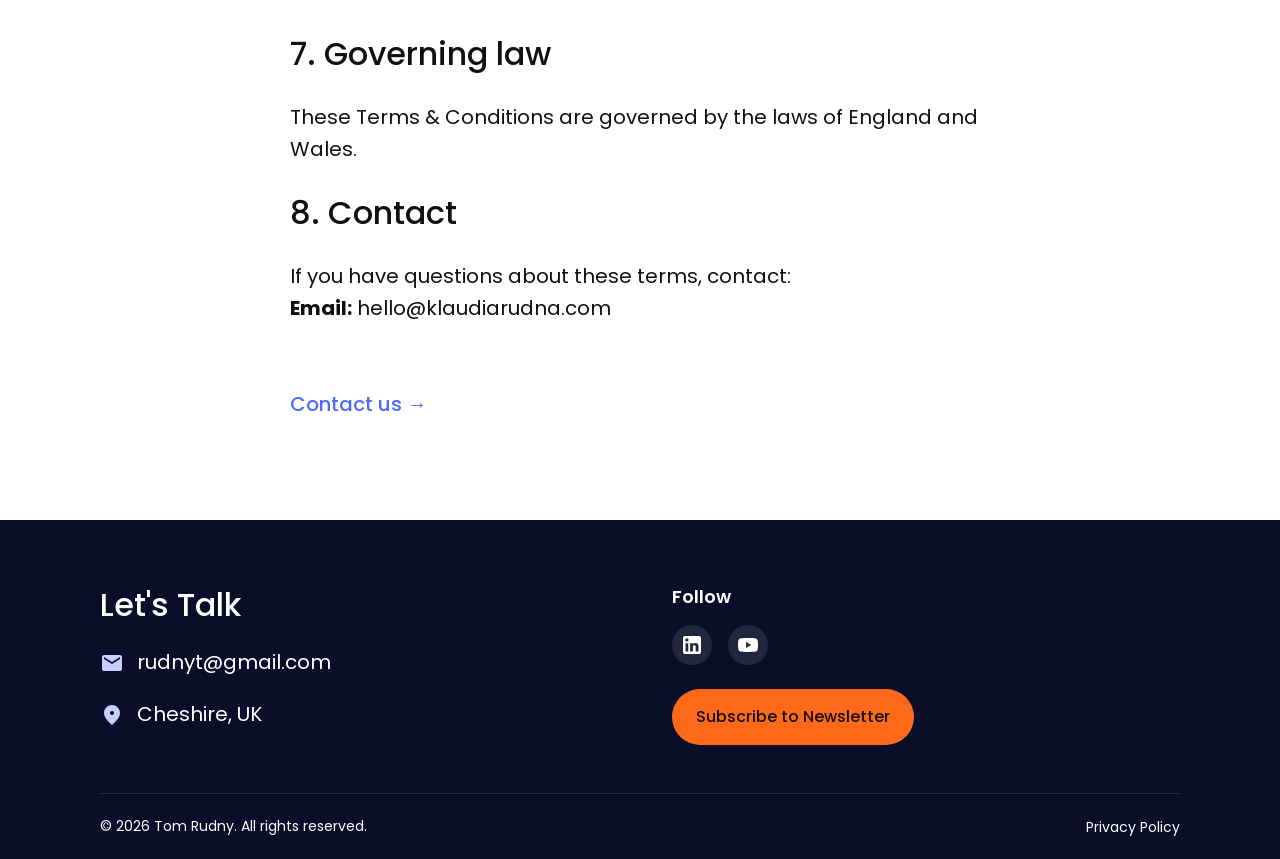
<file: terms-conditions.html>
<!DOCTYPE html>
<html lang="en">
<head>
  <meta charset="UTF-8" />
  <meta name="viewport" content="width=device-width, initial-scale=1.0" />
  <title>Terms & Conditions - Klaudia Rudna</title>
  <link rel="stylesheet" href="styles.css" />
  <link rel="icon" type="image/png" href="img/krlogo.svg">
  <link href="https://fonts.googleapis.com/css2?family=Playfair+Display:wght@600;700&family=Poppins:wght@400;500;600;700&display=swap" rel="stylesheet" />
  <!-- Clarity -->
  <script type="text/javascript">
      (function(c,l,a,r,i,t,y){
          c[a]=c[a]||function(){(c[a].q=c[a].q||[]).push(arguments)};
          t=l.createElement(r);t.async=1;t.src="https://www.clarity.ms/tag/"+i;
          y=l.getElementsByTagName(r)[0];y.parentNode.insertBefore(t,y);
      })(window, document, "clarity", "script", "uneavc3y4i");
  </script>
  <!-- Google tag (gtag.js) -->
  <script async src="https://www.googletagmanager.com/gtag/js?id=G-BST1TNHSHC"></script>
  <script>
    window.dataLayer = window.dataLayer || [];
    function gtag(){dataLayer.push(arguments);}
    gtag('js', new Date());

    gtag('config', 'G-BST1TNHSHC');
  </script>
</head>

<body>
  
  <!-- Navigation Placeholder -->
  <div id="nav-placeholder"></div>

  <main>
    <!-- Hero Section -->
    <section class="section bg-light hero">
      <div class="container narrow">
        <h1>Terms & Conditions</h1>
        <p class="small txt-secondary">Last updated: 19 January 2026</p>
      </div>
    </section>

    <!-- Terms Content -->
    <section class="section">
      <div class="container narrow">
        <p>These Terms & Conditions apply to the use of this website and any content, products, or services provided by DesignMetrics Studio Ltd ("we", "us", "our").</p>
        <p>DesignMetrics Studio Ltd is a company registered in England and Wales.<br>
        <strong>Company number:</strong> 16256019<br>
        <strong>Registered office:</strong> 1 Overleigh Road, Chester, England, CH4 7HL</p>
        <p>Where content is created or presented by Klaudia Rudna, this is done on behalf of the company.</p>
        <p>By accessing this website or purchasing paid content, you agree to these terms.</p>
        <h2>1. Use of this website</h2>
        <p>You may use this website for lawful purposes only.</p>
        <p>You must not:</p>
        <ul class="bullets">
          <li>copy, reproduce, or redistribute content without permission</li>
          <li>attempt to interfere with the website's operation</li>
          <li>use the content in a misleading, unlawful, or harmful way</li>
        </ul>

        <h2>2. Intellectual property</h2>
        <p>All content on this website and related platforms (including articles, videos, newsletters, frameworks, diagrams, and downloads) is owned by DesignMetrics Studio Ltd, unless stated otherwise.</p>
        <p>Content is protected by copyright and other intellectual property laws.</p>
        <p><strong>You may:</strong></p>
        <ul class="bullets">
          <li>view and read the content</li>
          <li>share links to content</li>
        </ul>
        <p><strong>You may not:</strong></p>
        <ul class="bullets">
          <li>copy, adapt, republish, sell, or redistribute content</li>
          <li>present the content as your own without prior written permission</li>
        </ul>

        <h2>3. Paid content licence</h2>
        <p>When you purchase paid content (including subscriptions, articles, PDFs, or other digital materials), you are granted a limited, non-exclusive, non-transferable licence.</p>
        <p><strong>You may:</strong></p>
        <ul class="bullets">
          <li>use the content for personal or internal business purposes</li>
          <li>apply ideas within your own work</li>
        </ul>
        <p><strong>You may not:</strong></p>
        <ul class="bullets">
          <li>share, resell, or redistribute the content</li>
          <li>publish it publicly or internally beyond your organisation</li>
          <li>use the content for client delivery or training without permission</li>
          <li>use the content to train AI models or datasets</li>
        </ul>
        <p>All rights not expressly granted are reserved.</p>

        <h2>4. Accuracy and availability</h2>
        <p>Content is provided for general informational and educational purposes only.</p>
        <p>We do not guarantee that content is complete, current, or error-free, and it may change or be withdrawn at any time.</p>

        <h2>5. Disclaimer</h2>
        <p>Content provided on this website and related platforms does not constitute legal, financial, or professional advice.</p>
        <p>You are responsible for how you interpret and apply the information. We are not liable for decisions, actions, or outcomes resulting from use of the content.</p>

        <h2>6. Limitation of liability</h2>
        <p>To the fullest extent permitted by law, DesignMetrics Studio Ltd is not liable for any loss or damage arising from:</p>
        <ul class="bullets">
          <li>use of this website</li>
          <li>reliance on content</li>
          <li>inability to access content or services</li>
        </ul>
        <p>Nothing in these terms limits liability where it cannot be excluded by law.</p>

        <h2>7. Governing law</h2>
        <p>These Terms & Conditions are governed by the laws of England and Wales.</p>

        <h2>8. Contact</h2>
        <p>If you have questions about these terms, contact:<br>
        <strong>Email:</strong> <a href="mailto:hello@klaudiarudna.com">hello@klaudiarudna.com</a></p>

        <div class="subsection">
          <p><a href="contact.html" class="text-link">Contact us →</a></p>
        </div>

      </div>
    </section>

  </main>

  <!-- Footer Placeholder -->
  <div id="footer-placeholder"></div>

  <!-- Load shared components script -->
  <script src="shared-components.js"></script>

  <script> 
    function toggleMenu() {
      document.querySelector("nav ul").classList.toggle("active");
    }
  </script>

</body>
</html>
</file>
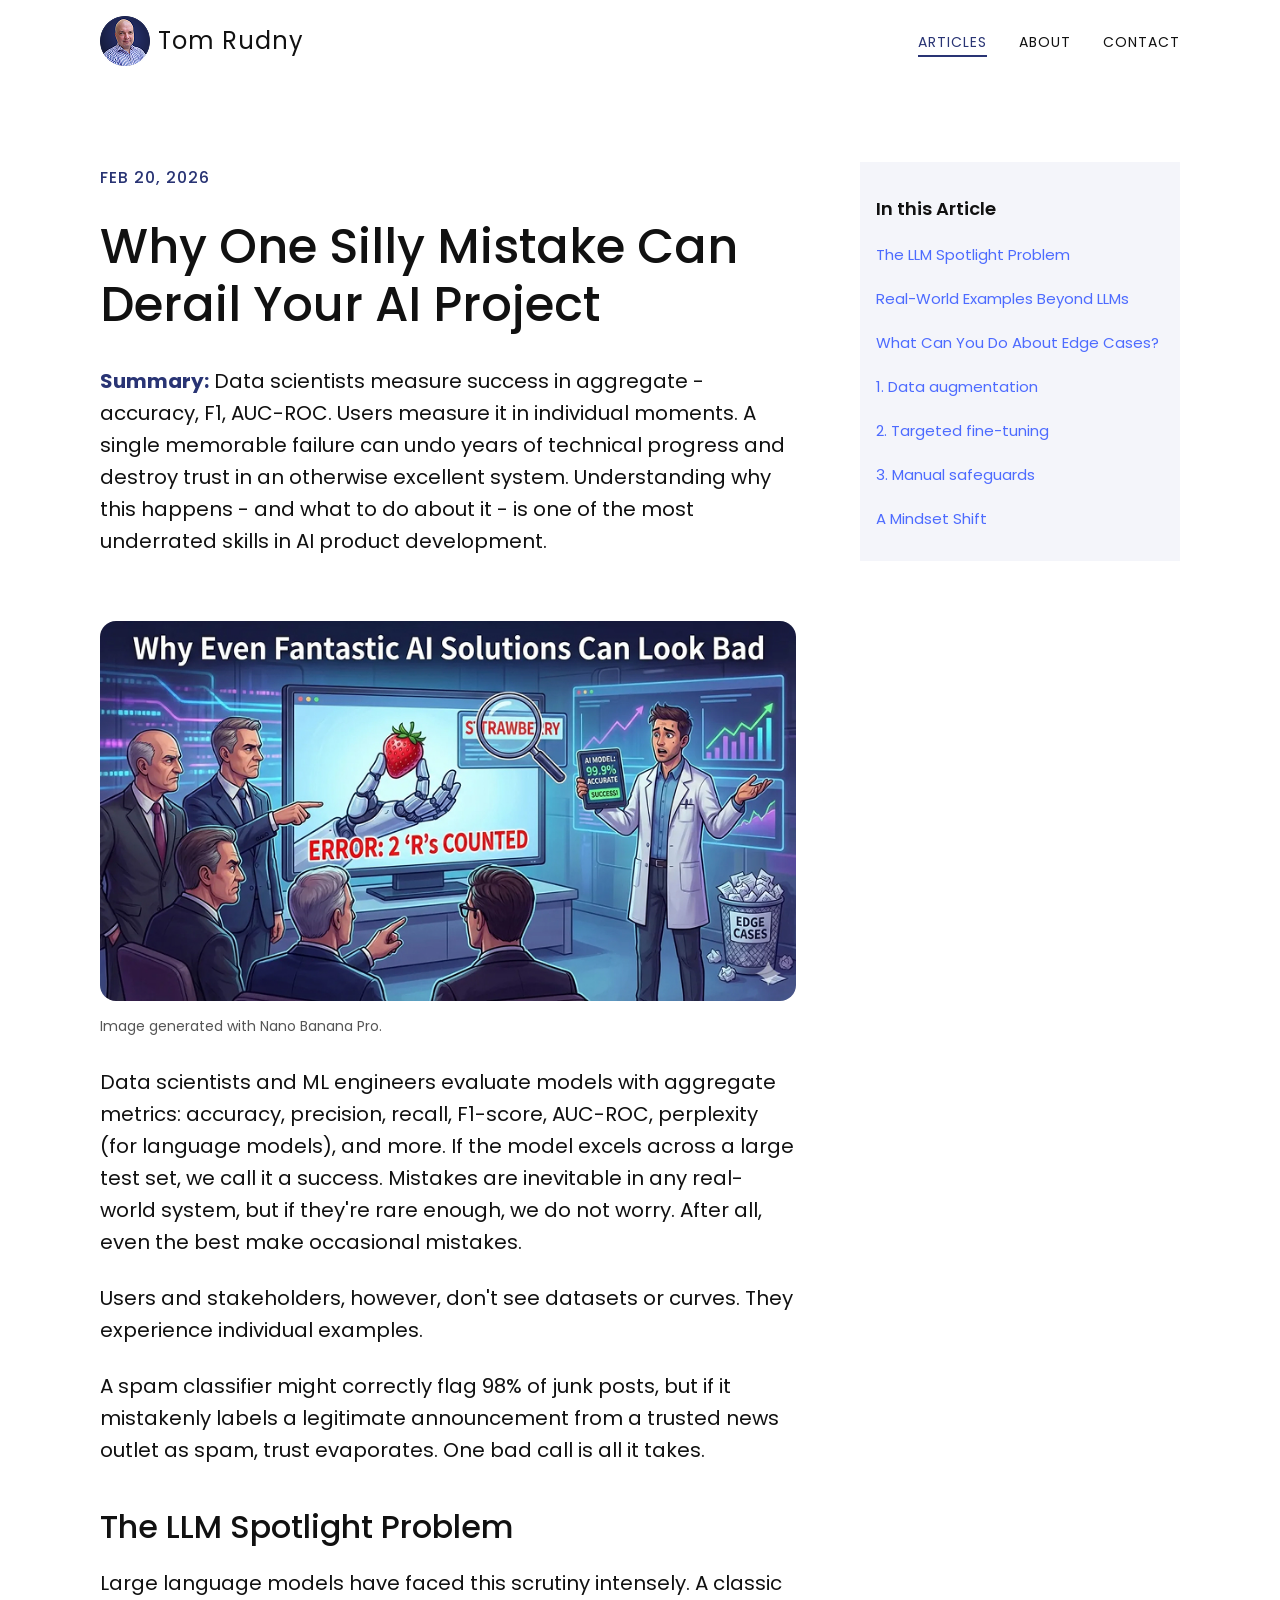
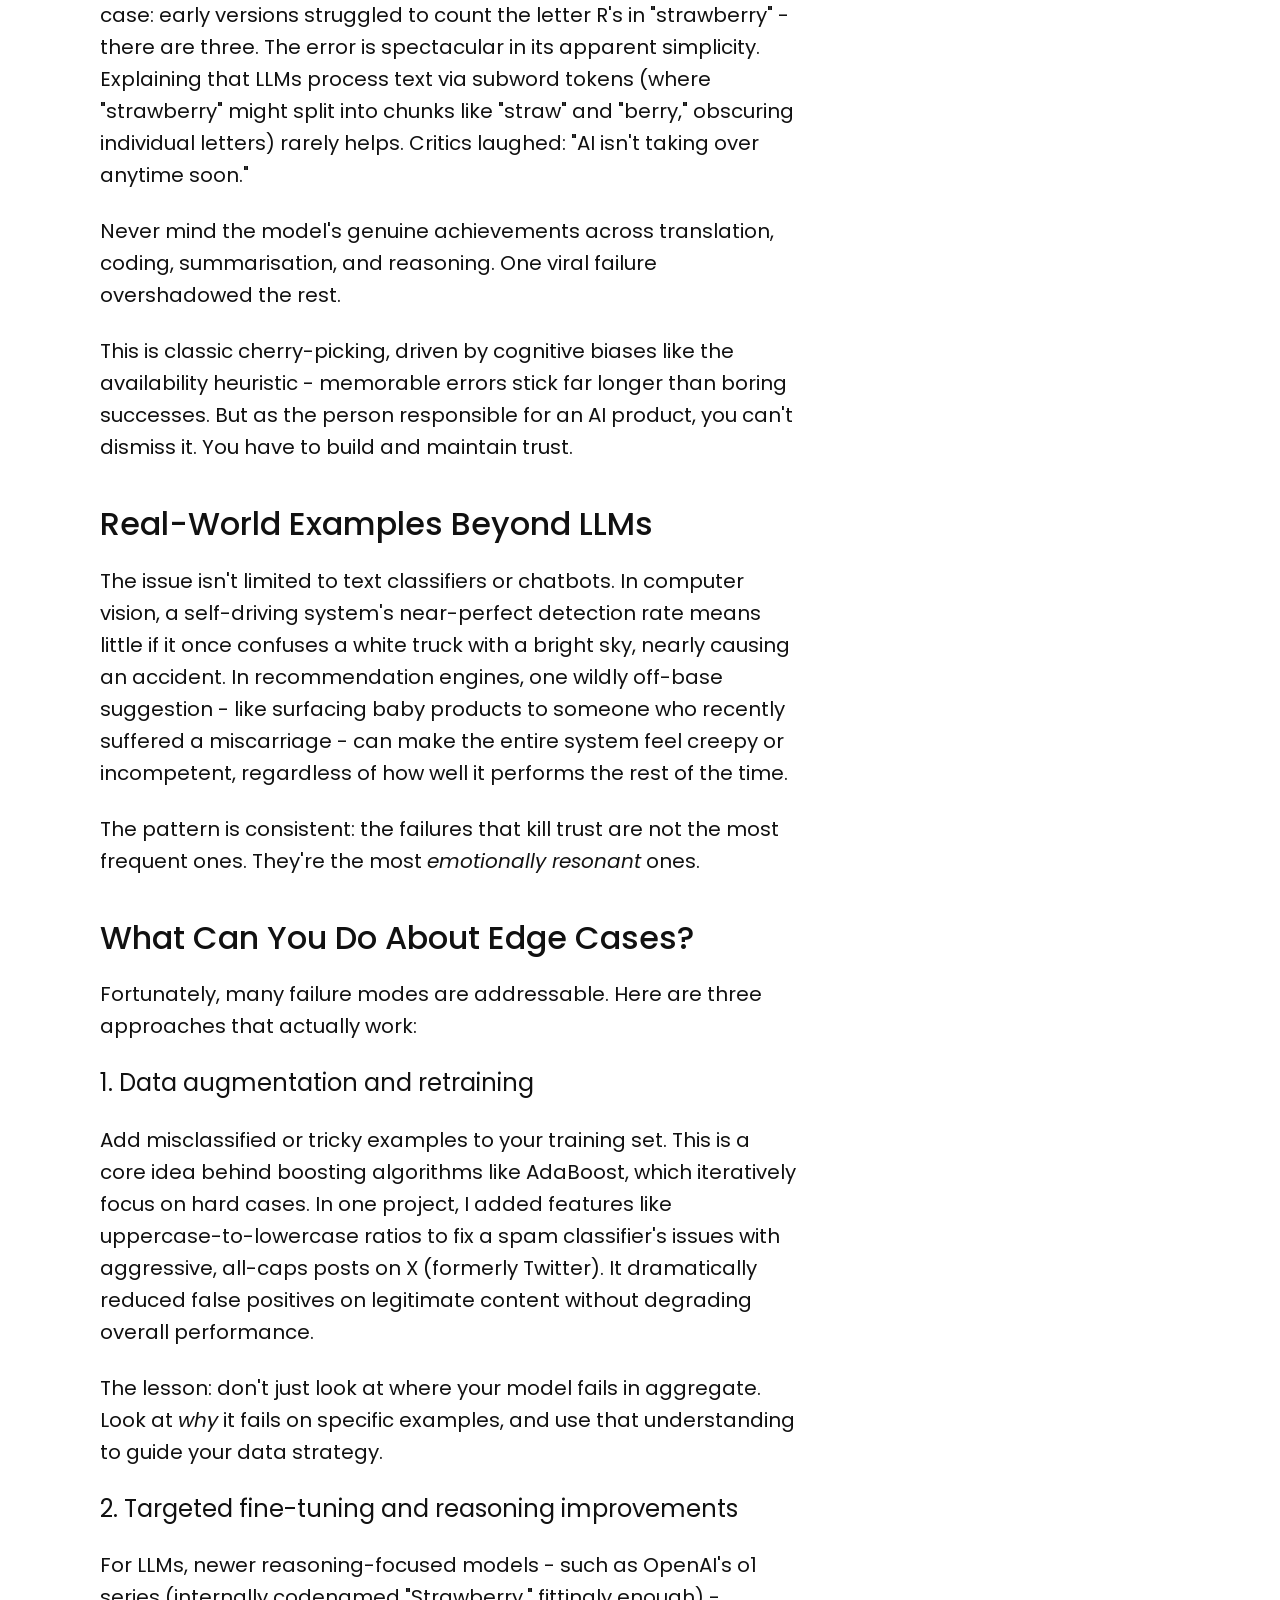
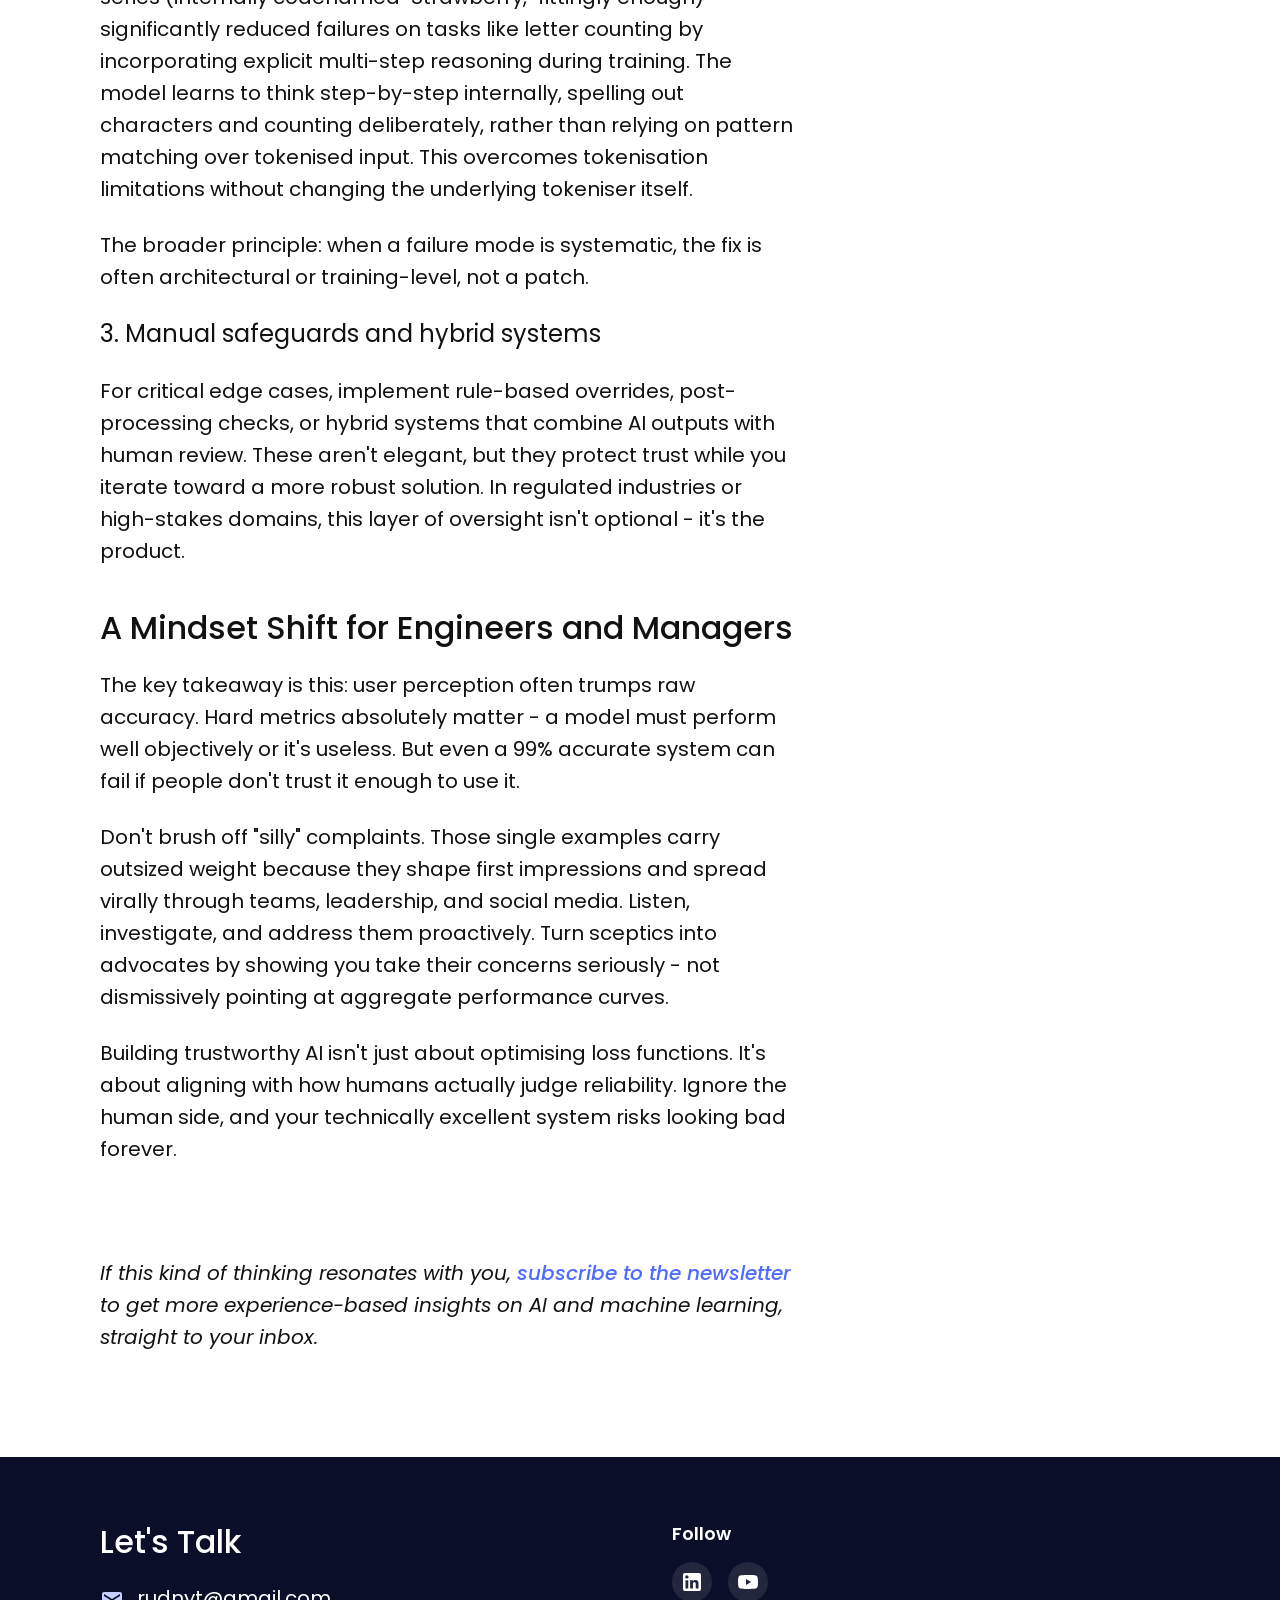
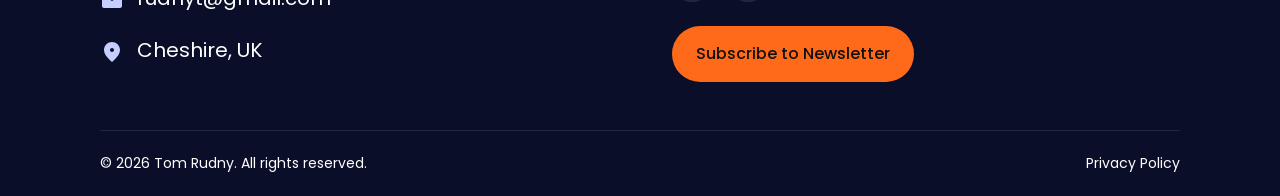
<file: articles/why-one-mistake-can-derail-ai-trust.html>
<!DOCTYPE html>
<html lang="en">
<head>
  <meta charset="UTF-8" />
  <meta name="viewport" content="width=device-width, initial-scale=1.0" />
  <title>Why One Silly Mistake Can Derail Your AI Project | Tom's Blog</title>
  <meta name="description" content="A 99% accurate AI model can still fail completely - because users don't experience datasets, they experience individual moments. Here's why edge cases destroy trust and what you can do about it." />
  <meta name="keywords" content="AI edge cases, machine learning trust, LLM failures, AI product trust, model accuracy, AI user perception, spam classifier, cherry picking AI, AI failure modes" />
  <meta name="author" content="Tom" />

  <!-- Open Graph / Facebook -->
  <meta property="og:type" content="article" />
  <meta property="og:title" content="Why One Silly Mistake Can Derail Your AI Project" />
  <meta property="og:description" content="Your model scores 99% accuracy. One memorable failure later and users have lost all trust. Here's why edge cases matter more than metrics - and how to fix it." />
  <meta property="og:url" content="https://yourdomain.com/articles/why-one-mistake-can-derail-ai-trust" />

  <!-- Twitter -->
  <meta name="twitter:card" content="summary_large_image" />
  <meta name="twitter:title" content="Why One Silly Mistake Can Derail Your AI Project" />
  <meta name="twitter:description" content="Your model scores 99% accuracy. One memorable failure later and users have lost all trust. Here's why edge cases matter more than metrics." />

  <link rel="stylesheet" href="../styles.css" />
  <link rel="icon" type="image/png" href="../img/krlogo.svg">
  <link href="https://fonts.googleapis.com/css2?family=Playfair+Display:wght@600;700&family=Poppins:wght@400;500;600;700&display=swap" rel="stylesheet" />

  <!-- Schema.org markup for Google -->
  <script type="application/ld+json">
  {
    "@context": "https://schema.org",
    "@type": "Article",
    "headline": "Why One Silly Mistake Can Derail Your AI Project",
    "description": "A 99% accurate AI model can still fail completely - because users don't experience datasets, they experience individual moments. Here's why edge cases destroy trust and what you can do about it.",
    "author": {
      "@type": "Person",
      "name": "Tom"
    },
    "datePublished": "2026-02-20",
    "dateModified": "2026-02-20",
    "keywords": "AI edge cases, machine learning trust, LLM failures, AI product trust, model accuracy, AI user perception"
  }
  </script>
</head>

<body data-active-page="articles">

  <!-- Navigation Placeholder -->
  <div id="nav-placeholder"></div>

  <main>
    <!-- Article Content -->
    <section class="section">
      <div class="container article-layout">

        <!-- Main Content Column -->
        <article class="article-main">
          <p class="case-tag">FEB 20, 2026</p>
          <h1>Why One Silly Mistake Can Derail Your AI Project</h1>

          <div class="article-summary">
            <p><strong class="text-highlight">Summary:</strong> Data scientists measure success in aggregate - accuracy, F1, AUC-ROC. Users measure it in individual moments. A single memorable failure can undo years of technical progress and destroy trust in an otherwise excellent system. Understanding why this happens - and what to do about it - is one of the most underrated skills in AI product development.</p>
          </div>

          <img src="../img/insights/one-mistake-hero.jpg" alt="AI edge case derailing trust" class="article-hero-img">
          <p class="img-caption">Image generated with Nano Banana Pro.</p>

          <p>Data scientists and ML engineers evaluate models with aggregate metrics: accuracy, precision, recall, F1-score, AUC-ROC, perplexity (for language models), and more. If the model excels across a large test set, we call it a success. Mistakes are inevitable in any real-world system, but if they're rare enough, we do not worry. After all, even the best make occasional mistakes.</p>

          <p>Users and stakeholders, however, don't see datasets or curves. They experience individual examples.</p>

          <p>A spam classifier might correctly flag 98% of junk posts, but if it mistakenly labels a legitimate announcement from a trusted news outlet as spam, trust evaporates. One bad call is all it takes.</p>

          <h2 id="llm-scrutiny">The LLM Spotlight Problem</h2>

          <p>Large language models have faced this scrutiny intensely. A classic case: early versions struggled to count the letter R's in "strawberry" - there are three. The error is spectacular in its apparent simplicity. Explaining that LLMs process text via subword tokens (where "strawberry" might split into chunks like "straw" and "berry," obscuring individual letters) rarely helps. Critics laughed: "AI isn't taking over anytime soon."</p>

          <p>Never mind the model's genuine achievements across translation, coding, summarisation, and reasoning. One viral failure overshadowed the rest.</p>

          <p>This is classic cherry-picking, driven by cognitive biases like the availability heuristic - memorable errors stick far longer than boring successes. But as the person responsible for an AI product, you can't dismiss it. You have to build and maintain trust.</p>

          <h2 id="beyond-llms">Real-World Examples Beyond LLMs</h2>

          <p>The issue isn't limited to text classifiers or chatbots. In computer vision, a self-driving system's near-perfect detection rate means little if it once confuses a white truck with a bright sky, nearly causing an accident. In recommendation engines, one wildly off-base suggestion - like surfacing baby products to someone who recently suffered a miscarriage - can make the entire system feel creepy or incompetent, regardless of how well it performs the rest of the time.</p>

          <p>The pattern is consistent: the failures that kill trust are not the most frequent ones. They're the most <em>emotionally resonant</em> ones.</p>

          <h2 id="what-to-do">What Can You Do About Edge Cases?</h2>

          <p>Fortunately, many failure modes are addressable. Here are three approaches that actually work:</p>

          <h3 id="data-augmentation">1. Data augmentation and retraining</h3>

          <p>Add misclassified or tricky examples to your training set. This is a core idea behind boosting algorithms like AdaBoost, which iteratively focus on hard cases. In one project, I added features like uppercase-to-lowercase ratios to fix a spam classifier's issues with aggressive, all-caps posts on X (formerly Twitter). It dramatically reduced false positives on legitimate content without degrading overall performance.</p>

          <p>The lesson: don't just look at where your model fails in aggregate. Look at <em>why</em> it fails on specific examples, and use that understanding to guide your data strategy.</p>

          <h3 id="reasoning-improvements">2. Targeted fine-tuning and reasoning improvements</h3>

          <p>For LLMs, newer reasoning-focused models - such as OpenAI's o1 series (internally codenamed "Strawberry," fittingly enough) - significantly reduced failures on tasks like letter counting by incorporating explicit multi-step reasoning during training. The model learns to think step-by-step internally, spelling out characters and counting deliberately, rather than relying on pattern matching over tokenised input. This overcomes tokenisation limitations without changing the underlying tokeniser itself.</p>

          <p>The broader principle: when a failure mode is systematic, the fix is often architectural or training-level, not a patch.</p>

          <h3 id="safeguards">3. Manual safeguards and hybrid systems</h3>

          <p>For critical edge cases, implement rule-based overrides, post-processing checks, or hybrid systems that combine AI outputs with human review. These aren't elegant, but they protect trust while you iterate toward a more robust solution. In regulated industries or high-stakes domains, this layer of oversight isn't optional - it's the product.</p>

          <h2 id="mindset">A Mindset Shift for Engineers and Managers</h2>

          <p>The key takeaway is this: user perception often trumps raw accuracy. Hard metrics absolutely matter - a model must perform well objectively or it's useless. But even a 99% accurate system can fail if people don't trust it enough to use it.</p>

          <p>Don't brush off "silly" complaints. Those single examples carry outsized weight because they shape first impressions and spread virally through teams, leadership, and social media. Listen, investigate, and address them proactively. Turn sceptics into advocates by showing you take their concerns seriously - not dismissively pointing at aggregate performance curves.</p>

          <p>Building trustworthy AI isn't just about optimising loss functions. It's about aligning with how humans actually judge reliability. Ignore the human side, and your technically excellent system risks looking bad forever.</p>

          <wbr>

          <p><em>If this kind of thinking resonates with you, <a href="https://tomrudny.substack.com/subscribe" class="text-link">subscribe to the newsletter</a> to get more experience-based insights on AI and machine learning, straight to your inbox.</em></p>

        </article>

        <!-- Sidebar -->
        <aside class="article-sidebar">

          <!-- Table of Contents -->
          <div class="sidebar-section">
            <h3>In this Article</h3>
            <ul class="toc-list">
              <li><a href="#llm-scrutiny">The LLM Spotlight Problem</a></li>
              <li><a href="#beyond-llms">Real-World Examples Beyond LLMs</a></li>
              <li><a href="#what-to-do">What Can You Do About Edge Cases?</a></li>
              <li><a href="#data-augmentation">1. Data augmentation</a></li>
              <li><a href="#reasoning-improvements">2. Targeted fine-tuning</a></li>
              <li><a href="#safeguards">3. Manual safeguards</a></li>
              <li><a href="#mindset">A Mindset Shift</a></li>
            </ul>
          </div>

        </aside>

      </div>
    </section>
  </main>

  <!-- Footer Placeholder -->
  <div id="footer-placeholder"></div>

  <!-- Load shared components script -->
  <script src="../shared-components.js"></script>

  <script>
    function toggleMenu() {
      document.querySelector("nav ul").classList.toggle("active");
    }
  </script>

</body>
</html>
</file>
<file: styles.css>
/* ============================================
   CSS VARIABLES
   ============================================ */

:root {
  /* Brand Colors */
  --color-brand-primary: #293474;
  --color-brand-primary-hover: #3D52B8;
  --color-brand-focus: #4D6BFF;
  --color-brand-light: #C5CEFF;

  /* Text & Neutrals */
  --color-text-primary: #111111;
  --color-text-secondary: #555555;
  --color-bg-primary: #FFFFFF;
  --color-bg-alt: #F4F5FA;
  --color-border: #DDE1F0;

  /* Interactive States */
  --color-link: #4D6BFF;
  --color-link-hover: #293474;

  /* Typography - Font Families */
  --font-sans: 'Poppins', sans-serif;

  /* Typography - Font Sizes (Desktop) */
  --fs-h1: 48px;
  --fs-h2: 32px;
  --fs-h3: 24px;
  --fs-body: 20px;
  --fs-medium: 16px;
  --fs-small: 14px;
  --fs-cta: 16px;

  /* Typography - Font Sizes (Mobile) */
  --fs-h1-mobile: 32px;
  --fs-h2-mobile: 24px;
  --fs-h3-mobile: 20px;
  --fs-body-mobile: 15px;
  --fs-small-mobile: 13px;
  --fs-cta-mobile: 15px;
}

/* ============================================
   BASE STYLES
   ============================================ */

body {
  font-family: var(--font-sans);
  font-size: var(--fs-body);
  line-height: 160%;
  font-weight: 400;
  color: var(--color-text-primary);
  background: var(--color-bg-primary);
  margin: 0;
}

html {
  scroll-behavior: smooth;
}

a {
  text-decoration: none;
  color: inherit;
}

/* ============================================
   TYPOGRAPHY
   ============================================ */

h1, .h1 {
  font-family: var(--font-sans);
  font-size: var(--fs-h1);
  line-height: 120%;
  letter-spacing: -0.5%;
  font-weight: 500;
  margin-block-start: 0.5em;
  margin-block-end: 0.5em;
}

h2, .h2 {
  font-family: var(--font-sans);
  font-size: var(--fs-h2);
  line-height: 130%;
  font-weight: 500;
}

h3, .h3 {
  font-family: var(--font-sans);
  font-size: var(--fs-h3);
  line-height: 140%;
  font-weight: 400;
}

h4 {
  font-family: var(--font-sans);
  font-weight: 500;
}

.case-tag {
  text-transform: uppercase;
  font-size: var(--fs-medium);
  font-weight: 500;
  color: var(--color-brand-primary);
  letter-spacing: 1px;
  margin: 0;
}

#homepage .hero{
  padding: 0;
  background: #293474;
  color: var(--color-bg-primary);
}

#aboutpage .hero{
  padding: 0;
  background: #293474;
  color: var(--color-bg-primary);
}

#homepage .hero .case-tag {
  color: var(--color-bg-primary);
}

#aboutpage .hero .case-tag {
  color: var(--color-bg-primary);
}

#homepage .hero section {
  padding: 48px 0 56px;
}

#aboutpage .hero section {
  padding: 48px 0 56px;
}

#homepage nav ul li{
  color: var(--color-bg-primary);
}

#aboutpage nav ul li{
  color: var(--color-bg-primary);
}

.hero-title {
  font-size: 3rem;
}

.hero-sub {
  font-size: 1.25rem;
  color: var(--color-text-secondary);
}

.small {
  font-family: var(--font-sans);
  font-size: var(--fs-small);
  line-height: 150%;
  font-weight: 400;
}

.quote {
  font-size: 20px;
  line-height: 140%;
  font-style: italic;
  font-weight: 400;
  padding-left: 10px;
  border-left: 2px solid #4D6BFF;
}

.quote span {
  font-size: var(--fs-small);
  font-weight: 600;
  font-style: normal;
}

.txt-secondary {
  color: var(--color-text-secondary);
}

.text-highlight{
  color: var(--color-brand-primary);
}

.b {
  background-color: var(--color-brand-light);
}

/* ============================================
   NAVIGATION
   ============================================ */

nav {
  display: flex;
  justify-content: space-between;
  align-items: center;
}

nav .logo {
  padding: 16px 0;
  font-weight: 400;
  font-size: var(--fs-h3);
  display: flex;
  flex-direction: row;
  align-items: center;
  gap: 8px;
  margin: 0;
  text-transform: none;
}

nav ul {
  list-style: none;
  display: flex;
  align-items: center;
  gap: 32px;
  margin: 0;
}

nav ul li {
  position: relative;
  min-width: 45px;
  text-align: center;
  color: var(--color-text-primary);
}

nav a {
  font-size: 14px;
  text-transform: uppercase;
  letter-spacing: 1px;
}

nav a.active-page {
  color: var(--color-brand-primary);
  position: relative;
}

nav a.active-page::after {
  content: '';
  position: absolute;
  bottom: -5px;
  left: 0;
  right: 0;
  height: 2px;
  background: var(--color-brand-primary);
}

.burger-menu {
  display: none;
  cursor: pointer;
  flex-direction: column;
}

.burger-menu div {
  width: 30px;
  height: 3px;
  background-color: var(--color-brand-primary);
  margin: 3px;
  transition: background-color 0.2s ease;
}

#homepage .burger-menu div {
  background-color: var(--color-bg-primary);
}

#aboutpage .burger-menu div {
  background-color: var(--color-bg-primary);
}

nav {
  position: relative;
  z-index: 10;
}

.burger-menu {
  position: relative;
  z-index: 11;
}

@media (max-width: 1024px) {
  nav ul {
    z-index: 12;
  }
}


/* ============================================
   LAYOUT & CONTAINERS
   ============================================ */

.container {
  width: 90%;
  max-width: 1080px;
  margin: 0 auto;
}

.narrow {
  max-width: 700px;
  margin: 0 auto;
}

.section {
  padding: 80px 0;
}

.container-1col {
  display: block;
  grid-template-columns: 1fr;
}

.container-2col {
  display: grid;
  grid-template-columns: 1fr 1fr;
  gap: 48px;
  align-items: flex-start;
}

.container-3col {
  display: grid;
  grid-template-columns: repeat(3, 1fr);
  gap: 32px;
}

.two-col {
  display: flex;
  flex-wrap: wrap;
  gap: 48px;
}

.col {
  flex: 1 1 45%;
}

.col-wide {
  flex: 2 1 60%;
}

.col-narrow {
  flex: 1 1 30%;
}

.col img {
  width: 100%;
  height: auto;
  border-radius: 8px;
}

.subsection {
  margin: 48px 0 0;
}

/* ============================================
   HERO SECTION
   ============================================ */

.hero {
  position: relative;
  overflow: visible;
  isolation: isolate;
  background: linear-gradient(-40deg, #984dff -10%, #4D6BFF 15%, #C5CEFF 45%, #FFFFFF 70%, #4D6BFF 100%);
  padding: 48px 0;
}

.hero header,
.hero main {
  position: relative;
  z-index: 2;
}

.hero header {
  z-index: 5;
}

.hero-img img {
  width: 100%;
  height: auto;
  margin-top: 32px;
}

/* Hero with Newsletter Layout */
.hero-with-newsletter {
  display: grid;
  grid-template-columns: 1fr 380px;
  gap: 64px;
  align-items: start;
}

.hero-content {
  padding-top: 16px;
}

.newsletter-box {
  background: white;
  padding: 32px;
  border-radius: 16px;
  box-shadow: 0 4px 20px rgba(0, 0, 0, 0.08);
}

.newsletter-box h3 {
  font-size: 22px;
  margin: 0 0 8px 0;
  font-weight: 600;
}

.newsletter-box p {
  font-size: 15px;
  color: var(--color-text-secondary);
  margin: 0 0 24px 0;
  line-height: 1.5;
}

/* Hero Newsletter Form */
.hero-newsletter-form {
  margin-top: 32px;
  max-width: 500px;
}

.newsletter-input-group {
  display: flex;
  gap: 8px;
  margin-bottom: 12px;
}

.newsletter-input-group input[type="email"] {
  flex: 1;
  padding: 14px 20px;
  border: 2px solid var(--color-border);
  border-radius: 30px;
  font-size: 16px;
  font-family: var(--font-sans);
  transition: border-color 0.2s ease;
}

.newsletter-input-group input[type="email"]:focus {
  outline: none;
  border-color: var(--color-brand-primary);
}

.newsletter-input-group .subscribe-btn {
  padding: 14px 32px;
  background: var(--color-text-primary);
  color: var(--color-brand-light);
  border: none;
  border-radius: 30px;
  font-size: 16px;
  font-weight: 500;
  font-family: var(--font-sans);
  cursor: pointer;
  transition: all 0.2s ease;
  white-space: nowrap;
}

.newsletter-input-group .subscribe-btn:hover {
  background: var(--color-brand-primary-hover);
  color: var(--color-text-primary);
}

.newsletter-disclaimer {
  font-size: 13px;
  color: var(--color-text-secondary);
  line-height: 1.5;
  margin: 0;
}

.newsletter-disclaimer a {
  color: var(--color-link);
  text-decoration: underline;
}

/* Hero Newsletter Embed */
.hero-newsletter-embed {
  margin-top: 32px;
  max-width: 500px;
}

.hero-newsletter-embed iframe {
  width: 100%;
  min-height: 150px;
}

/* ============================================
   CONTACT FORM
   ============================================ */

/* Form group and labels */
.form-group {
  margin-bottom: 8px;
}

.form-group label {
  display: block;
  font-weight: 500;
  margin-bottom: 8px;
  color: var(--color-text-primary);
}

.required {
  color: var(--color-brand-primary);
}

/* Form inputs and textarea */
.form-group input[type="text"],
.form-group input[type="email"],
.form-group textarea {
  width: 100%;
  padding: 12px 16px;
  border: 2px solid var(--color-border);
  border-radius: 8px;
  font-size: 16px;
  font-family: var(--font-sans);
  transition: border-color 0.2s ease;
  box-sizing: border-box;
  background: var(--color-bg-alt);
}

/* Focus states */
.form-group input[type="text"]:focus,
.form-group input[type="email"]:focus,
.form-group textarea:focus {
  outline: none;
  border-color: var(--color-brand-primary);
}

/* Error states - consolidated (removed duplicate) */
.form-group input.error,
.form-group textarea.error,
input.error,
textarea.error {
  border-color: #D32F2F !important;
}

/* Error messages - consolidated (removed duplicate) */
.error-message {
  display: block;
  color: #D32F2F;
  font-size: 14px;
  margin-top: 4px;
  min-height: 20px;
}

/* Form status messages */
.form-status {
  padding: 1rem;
  margin-top: 1rem;
  margin-bottom: 1rem;
  border-radius: 8px;
  display: none;
  font-size: 16px;
}

.form-status.success {
  background-color: #d4edda;
  border: 1px solid #c3e6cb;
  color: #155724;
  display: block;
}

.form-status.error {
  background-color: #f8d7da;
  border: 1px solid #f5c6cb;
  color: #721c24;
  display: block;
}

.form-status.loading {
  background-color: #d1ecf1;
  border: 1px solid #bee5eb;
  color: #0c5460;
  display: block;
}

/* Submit button */
#submitBtn {
  margin-top: 8px;
  cursor: pointer;
  border: none;
}

button:disabled,
.cta-primary:disabled {
  opacity: 0.6;
  cursor: not-allowed;
}

/* Contact info section */
.contact-info-section {
  padding-top: 48px;
  border-top: 1px solid var(--color-border);
}

.contact-info-section h3 {
  font-size: 20px;
  font-weight: 600;
  margin-bottom: 16px;
}

.contact-info-section p {
  margin-bottom: 16px;
}

.contact-info-section a {
  color: var(--color-link);
}

.contact-info-section a:hover {
  color: var(--color-link-hover);
}

/* Policies section */
.policies-section {
  padding-top: 32px;
  border-top: 1px solid var(--color-border);
}

/* Hero Animated Background Blobs */


/* ============================================
   BACKGROUNDS
   ============================================ */

.bg-light {
  background: var(--color-bg-alt);
}

.bg-light-gradient {
  background: linear-gradient(180deg, #FFFFFF 0%, #F4F5FA 100%);
}

.bg-vivid-gradient {
  background: linear-gradient(0deg, #4A65D8 0%, #B8CAFE 100%);
}

/* ============================================
   BUTTONS & LINKS
   ============================================ */

.cta-primary {
  font-size: var(--fs-cta);
  font-weight: 500;
  letter-spacing: 1%;
  line-height: 140%;
  background: #F5920A;
  color: var(--color-text-primary);
  padding: 16px 24px;
  border-radius: 30px;
  transition: 0.2s ease;
  margin: 40px 0 0;
  display: block;
  width: fit-content;
}

.cta-primary:hover {
  background: var(--color-brand-light);
  color: var(--color-text-primary);
  transform: translateY(-2px);
}

.text-link {
  display: inline-block;
  margin-top: 16px;
  color: var(--color-link);
  font-weight: 500;
  text-decoration: none;
}

.text-link:hover {
  color: var(--color-link-hover);
}

/* ============================================
   LOGOS
   ============================================ */

.logos {
  padding: 32px 0;
}

.logo-row {
  display: flex;
  justify-content: space-between;
  align-items: center;
  flex-wrap: wrap;
  gap: 32px;
}

.logo-row img {
  max-height: 70px;
  max-width: 70px;
}

/* ============================================
   CASE STUDIES
   ============================================ */

.case-studies {
  display: flex;
  flex-direction: column;
  gap: 128px;
}

.case-card {
  border-radius: 20px;
  max-width: 1200px;
  margin: 0 auto;
  display: grid;
  grid-template-columns: 1fr 1.2fr;
  gap: 40px;
  align-items: start;
}

.case-card.reverse {
  grid-template-columns: 1.2fr 1fr;
}

.case-illustration {
  position: relative;
  border-radius: 16px;
  overflow: hidden;
  box-shadow: 0 10px 40px rgba(0, 0, 0, 0.1);
}

.case-illustration img {
  max-width: 100%;
  height: auto;
}

.case-illustration video {
  width: 100%;
  height: auto;
  display: block;
  border-radius: 16px;
}

.case-content {
  display: block;
}

/* ============================================
   LISTS
   ============================================ */

.bullets {
  list-style: none;
  padding: 0;
}

.bullets li {
  position: relative;
  padding-left: 24px;
  margin-bottom: 8px;
}

.bullets li::before {
  content: "▶";
  position: absolute;
  left: 0;
  color: var(--color-brand-focus);
  font-size: 0.75rem;
  top: 0.2rem;
}

/* ============================================
   IMAGES
   ============================================ */

.section img {
  width: 100%;
  height: auto;
}

/* ============================================
   BLOG ARTICLE LAYOUT
   ============================================ */

.article-layout {
  display: grid;
  grid-template-columns: 1fr 320px;
  gap: 64px;
  align-items: start;
}

.article-main {
  max-width: 700px;
}

.article-summary {
  margin: 32px 0;
}

.article-summary p {
  margin: 0;
}

.article-hero-img {
  width: 100%;
  height: auto;
  border-radius: 16px;
  margin: 32px 0 0;
}

.img-caption{
  font-size: var(--fs-small); 
  color: var(--color-text-secondary);
  margin-top: 0;
}

.article-main h2 {
  margin-top: 40px;
  margin-bottom: 16px;
}

.article-main p {
  margin-bottom: 24px;
}

/* Sidebar Styles */
.article-sidebar {
  position: sticky;
  top: 32px;
}

.sidebar-section {
  margin-bottom: 40px;
  background: var(--color-bg-alt);
  padding: 16px;
}

.sidebar-section h3 {
  font-size: 18px;
  font-weight: 600;
  margin-bottom: 16px;
  color: var(--color-text-primary);
}

.toc-list,
.related-list,
.video-details {
  list-style: none;
  padding: 0;
  margin: 0;
}

.toc-list li,
.related-list li,
.video-details li {
  margin-bottom: 12px;
}

.toc-list a,
.related-list a {
  color: var(--color-link);
  text-decoration: none;
  font-size: 15px;
  line-height: 1.5;
  transition: color 0.2s ease;
}

.toc-list a:hover,
.related-list a:hover {
  color: var(--color-link-hover);
  text-decoration: underline;
}

.video-details li {
  font-size: 15px;
  line-height: 1.5;
}

.newsletter-subscription{
  margin-bottom: 40px;
}

/* Service Sections */
.service-section {
  margin-bottom: 48px;
  padding-bottom: 48px;
  border-bottom: 1px solid var(--color-border);
}

.service-section:last-child {
  border-bottom: none;
  margin-bottom: 0;
  padding-bottom: 0;
}

.service-section h2 {
  margin-top: 0;
}

.service-section h3 {
  font-size: 18px;
  font-weight: 600;
  margin-top: 24px;
  margin-bottom: 12px;
  color: var(--color-text-primary);
}

.service-section h3:first-of-type {
  margin-top: 16px;
}

.service-meta {
  font-size: 15px;
  color: var(--color-text-secondary);
  margin-top: 24px;
  padding-top: 16px;
  border-top: 1px solid var(--color-border);
}

.services-list a {
  display: flex;
  align-items: center;
  gap: 8px;
}

/*.services-hero-img {
  width: 100%;
  height: auto;
  border-radius: 16px;
  margin: 16px 0;
}*/

/* ============================================
   CONTENT GRID (Articles & Videos Listing)
   ============================================ */

.content-grid {
  display: grid;
  grid-template-columns: repeat(3, 1fr);
  gap: 48px;
}

@media (max-width: 1024px) {
  .content-grid {
    grid-template-columns: repeat(2, 1fr);
    gap: 32px;
  }
}

.content-card {
  background: var(--color-bg-primary);
  border-radius: 12px;
  overflow: hidden;
  transition: transform 0.2s ease, box-shadow 0.2s ease;
  box-shadow: 0 2px 8px rgba(0, 0, 0, 0.05);
}

.content-card:hover {
  transform: translateY(-4px);
  box-shadow: 0 8px 24px rgba(41, 52, 116, 0.15);
}

.content-card a {
  text-decoration: none;
  color: inherit;
  display: block;
}

.content-card img {
  width: 100%;
  height: auto;
  object-fit: cover;
}

.content-card-body {
  padding: 24px;
}

.content-card-body .case-tag {
  font-size: 13px;
  margin-bottom: 8px;
}

.content-card-body h2 {
  font-size: 20px;
  line-height: 1.3;
  margin: 8px 0 16px;
}

.content-card-body p {
  font-size: 15px;
  line-height: 1.5;
  color: var(--color-text-secondary);
  margin-bottom: 16px;
}

.content-card-body .text-link {
  margin-top: 0;
  font-size: 15px;
}

/* ============================================
   VIDEO SPECIFIC STYLES
   ============================================ */

.video-thumbnail {
  position: relative;
  width: 100%;
  height: 200px;
  overflow: hidden;
}

.video-thumbnail img {
  width: 100%;
  height: 100%;
  object-fit: cover;
}

.play-button {
  position: absolute;
  top: 50%;
  left: 50%;
  transform: translate(-50%, -50%);
  width: 60px;
  height: 60px;
  background: rgba(255, 255, 255, 0.95);
  border-radius: 50%;
  display: flex;
  align-items: center;
  justify-content: center;
  font-size: 20px;
  color: var(--color-text-primary);
  transition: background 0.2s ease;
}

.content-card:hover .play-button {
  background: var(--color-brand-light);
}

.video-player {
  width: 100%;
  margin: 32px 0;
  border-radius: 16px;
  overflow: hidden;
  box-shadow: 0 10px 40px rgba(0, 0, 0, 0.1);
}

.video-player video {
  width: 100%;
  height: auto;
  display: block;
}

/* ============================================
   FOOTER
   ============================================ */

footer {
  padding: 64px 0 8px;
  background-color: #0A0E28;
  color: white;
}

.footer-content {
  display: grid;
  grid-template-columns: 1fr 1fr;
  gap: 64px;
  margin-bottom: 48px;
}

.footer-main h2 {
  margin-top: 0;
  margin-bottom: 16px;
}

.footer-main p {
  margin-bottom: 8px;
}

.icon-before-text {
  padding-right: 8px;
  vertical-align: middle;
}

.footer-social h3 {
  font-size: 18px;
  margin: 0 0 16px 0;
  font-weight: 600;
}

.social-icons {
  display: flex;
  gap: 16px;
  margin-bottom: 24px;
}

.social-icons a {
  width: 40px;
  height: 40px;
  display: flex;
  align-items: center;
  justify-content: center;
  background: rgba(255, 255, 255, 0.1);
  border-radius: 50%;
  color: white;
  transition: all 0.2s ease;
}

.social-icons a:hover {
  background: var(--color-brand-light);
  color: var(--color-text-primary);
  transform: translateY(-2px);
}

.footer-subscribe-btn {
  display: inline-block;
  padding: 12px 24px;
  background: #FF6A1A;
  color: var(--color-text-primary);
  border-radius: 48px;
  font-weight: 500;
  font-size: 16px;
  transition: all 0.2s ease;
}

.footer-subscribe-btn:hover {
  background: white;
  transform: translateY(-2px);
}

.footer-bottom {
  display: flex;
  justify-content: space-between;
  align-items: center;
  padding-top: 8px;
  border-top: 1px solid rgba(255, 255, 255, 0.1);
}

.footer-bottom .small-text {
  margin: 0;
}

.footer-links {
  display: flex;
  gap: 24px;
}

.footer-link {
  color: white;
  text-decoration: none;
  font-size: 14px;
  transition: color 0.2s ease;
}

.footer-link:hover {
  color: var(--color-brand-light);
}

.centre {
  text-align: center;
}

.centre .cta-primary {
  margin: 40px auto 0;
}

/* ============================================
   RESPONSIVE - TABLET
   ============================================ */

@media (max-width: 1024px) {
  .container-2col,
  .container-3col {
    grid-template-columns: 1fr;
  }

  /* Article Layout - Sidebar on top for tablet */
  .article-layout {
    grid-template-columns: 1fr;
    gap: 32px;
  }

/*  .article-sidebar {
    position: static;
  }*/

  /* Show mobile navigation on tablet */
  nav img {
    width: 60px;
  }

  nav ul {
    display: none;
    flex-direction: column;
    align-items: flex-start;
    position: absolute;
    top: 75px;
    right: 20px;
    background-color: #0A0E28;
    box-shadow: 0 4px 16px rgba(0, 0, 0, 0.3);
    padding: 16px 24px;
    gap: 16px;
    border-radius: 8px;
  }

  nav ul li {
    color: var(--color-bg-primary);
  }

  nav ul li a {
    color: var(--color-bg-primary);
  }

  nav ul li a:hover {
    color: var(--color-brand-light);
  }

  .burger-menu {
    display: flex;
  }

  ul.active {
    display: flex;
  }
}

/* ============================================
   RESPONSIVE - MOBILE
   ============================================ */

@media (max-width: 768px) {
  /* Typography */
  h1, .h1 { font-size: var(--fs-h1-mobile); }
  h2, .h2 { font-size: var(--fs-h2-mobile); }
  h3, .h3 { font-size: var(--fs-h3-mobile); }
  body { font-size: var(--fs-body-mobile); }
  .small { font-size: var(--fs-small-mobile); }
  .quote { font-size: 18px; }
  .cta-primary { font-size: var(--fs-cta-mobile); }

  /* Navigation */
  nav img {
    width: 60px;
  }

  nav ul {
    display: none;
    flex-direction: column;
    align-items: flex-start;
    position: absolute;
    top: 75px;
    right: 20px;
    background-color: #0A0E28;
    box-shadow: 0 4px 16px rgba(0, 0, 0, 0.3);
    padding: 16px 24px;
    gap: 16px;
    border-radius: 8px;
  }

  nav ul li {
    color: var(--color-bg-primary);
  }

  nav ul li a {
    color: var(--color-bg-primary);
  }

  nav ul li a:hover {
    color: var(--color-brand-light);
  }

  .burger-menu {
    display: flex;
  }

  ul.active {
    display: flex;
  }

  /* Layout */
  .two-col {
    flex-direction: column;
  }

  .section {
    padding: 3rem 0;
  }

  /* Hero */
  .hero-title {
    font-size: 2.25rem;
  }

  /* Hero with Newsletter - Stack on mobile */
  .hero-with-newsletter {
    grid-template-columns: 1fr;
    gap: 2rem;
  }

  .newsletter-box {
    order: 2;
  }

  .hero-content {
    order: 1;
  }

  /* Case Studies */
  .case-studies {
    gap: 4rem;
  }

  .case-card,
  .case-card.reverse {
    grid-template-columns: 1fr;
    gap: 40px;
  }

  .case-illustration {
    order: -1;
  }

  /* Footer */
  .footer-content {
    grid-template-columns: 1fr;
    gap: 32px;
    margin-bottom: 32px;
  }

  .footer-bottom {
    flex-direction: column;
    gap: 16px;
    align-items: flex-start;
  }

  .footer-links {
    flex-direction: column;
    gap: 8px;
  }

  /* Article Layout - Sidebar moves below content */
  .article-layout {
    grid-template-columns: 1fr;
    gap: 2rem;
  }

/*  .article-sidebar {
    position: static;
  }*/

  /* Content Grid - Single column on mobile */
  .content-grid {
    grid-template-columns: 1fr;
    gap: 2rem;
  }
}

@media (max-width: 480px) {
  h1 {
    margin-block-start: 16px;
    margin-block-end: 16px;
  }

  header {
    margin: 16px 0 0;
  }

  .cta-primary {
    width: auto;
    text-align: center;
  }
}
</file>
